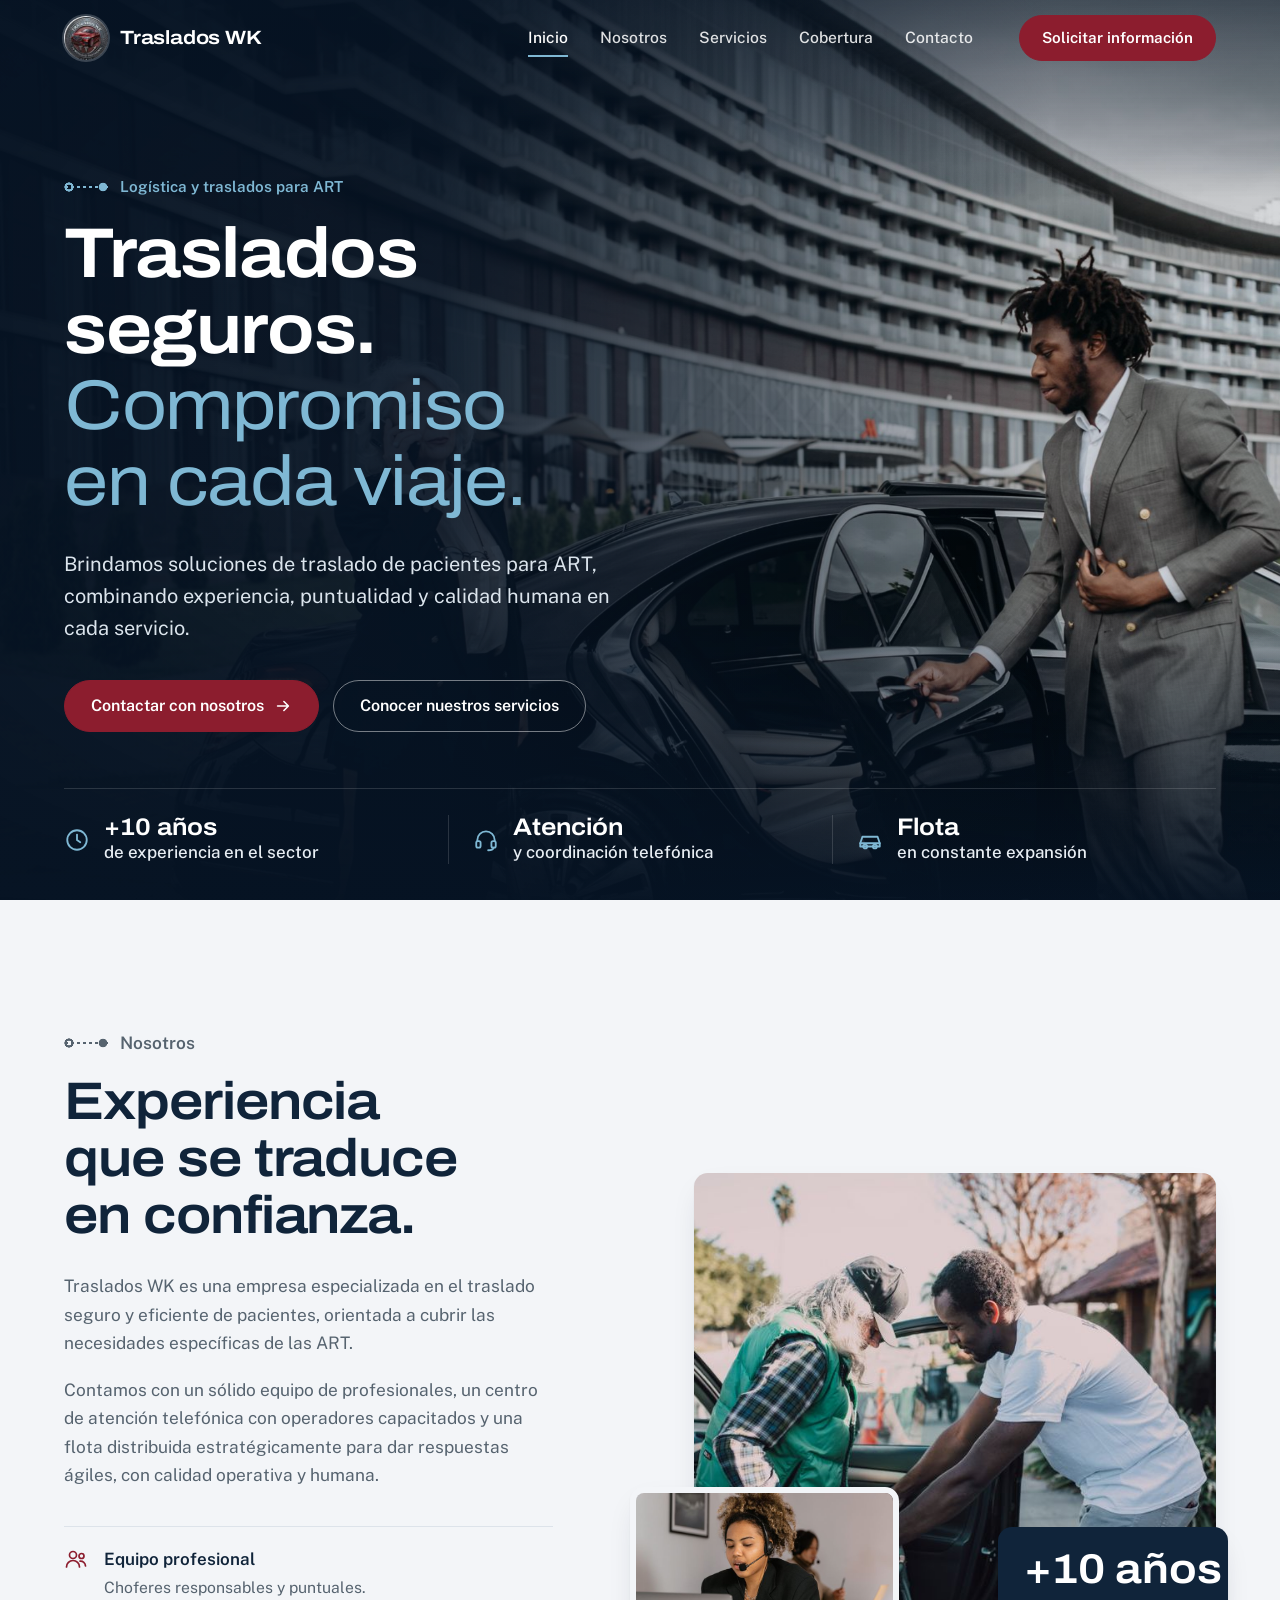
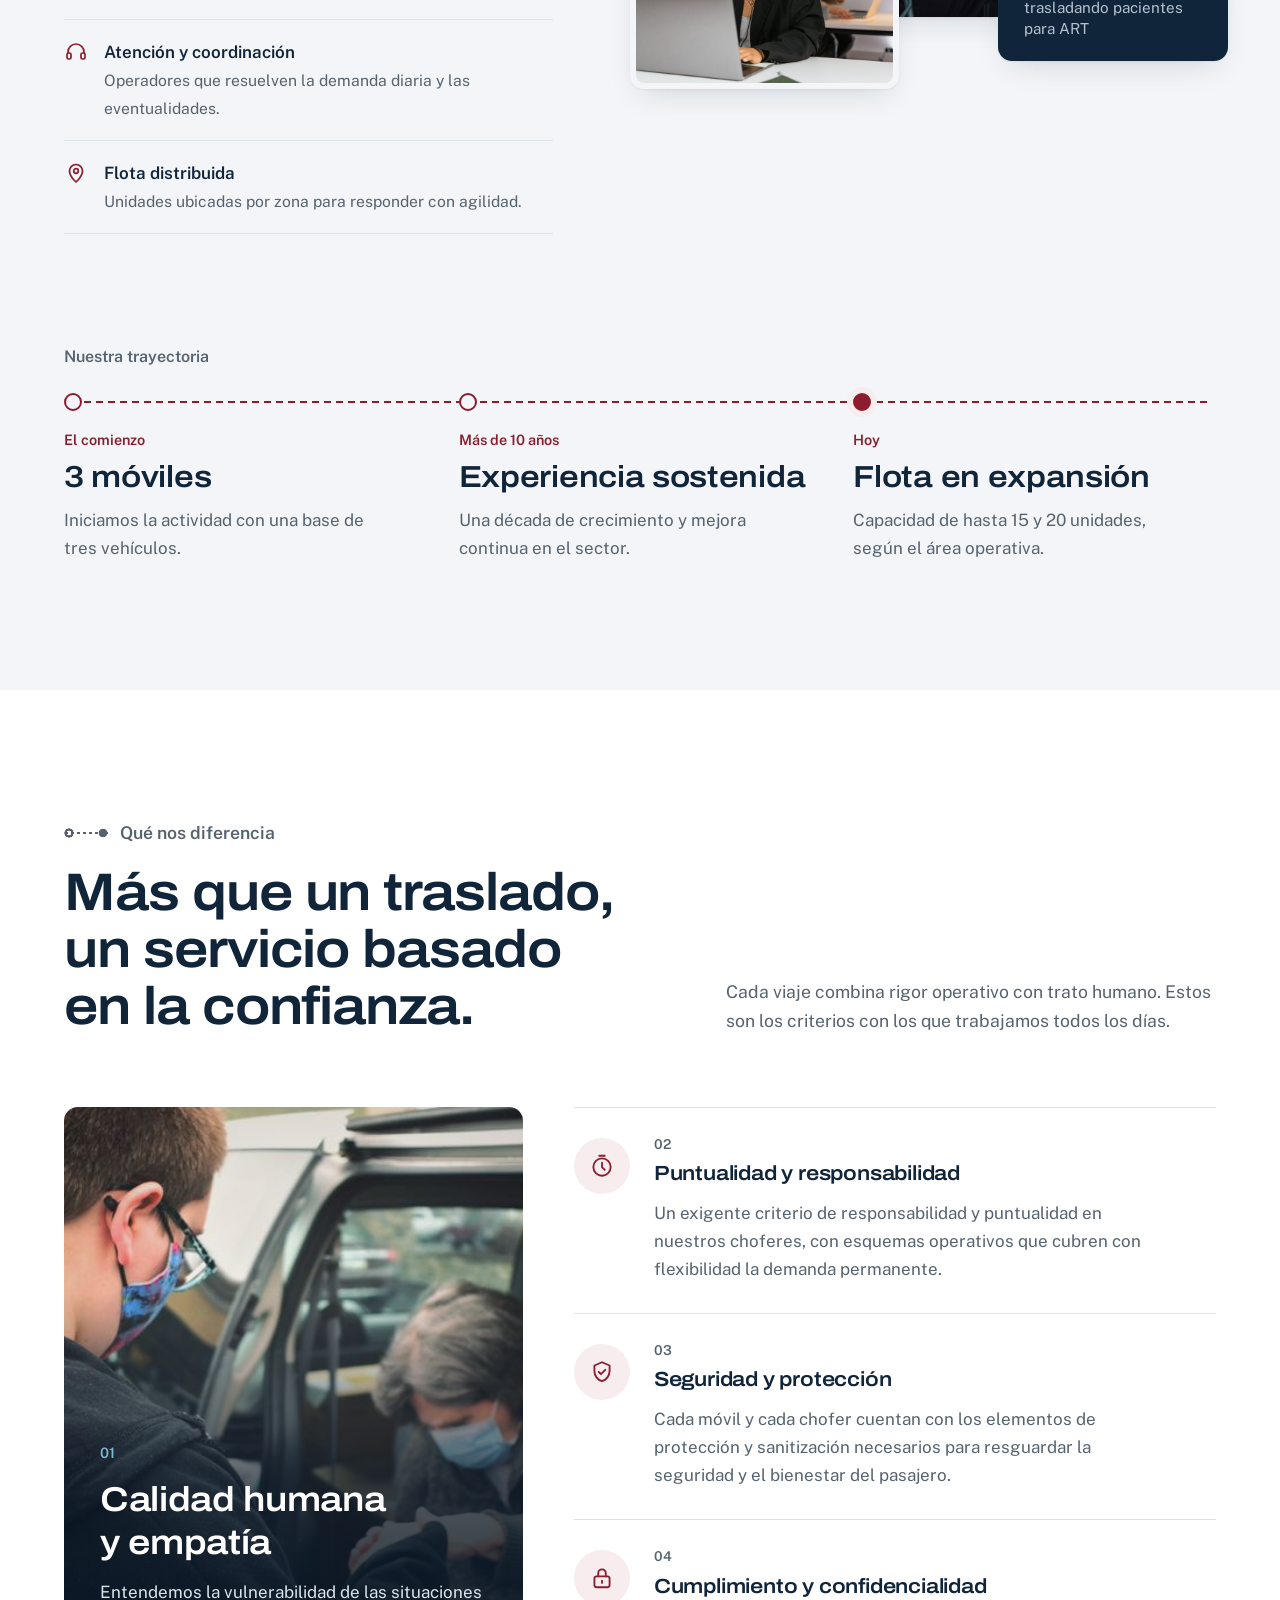
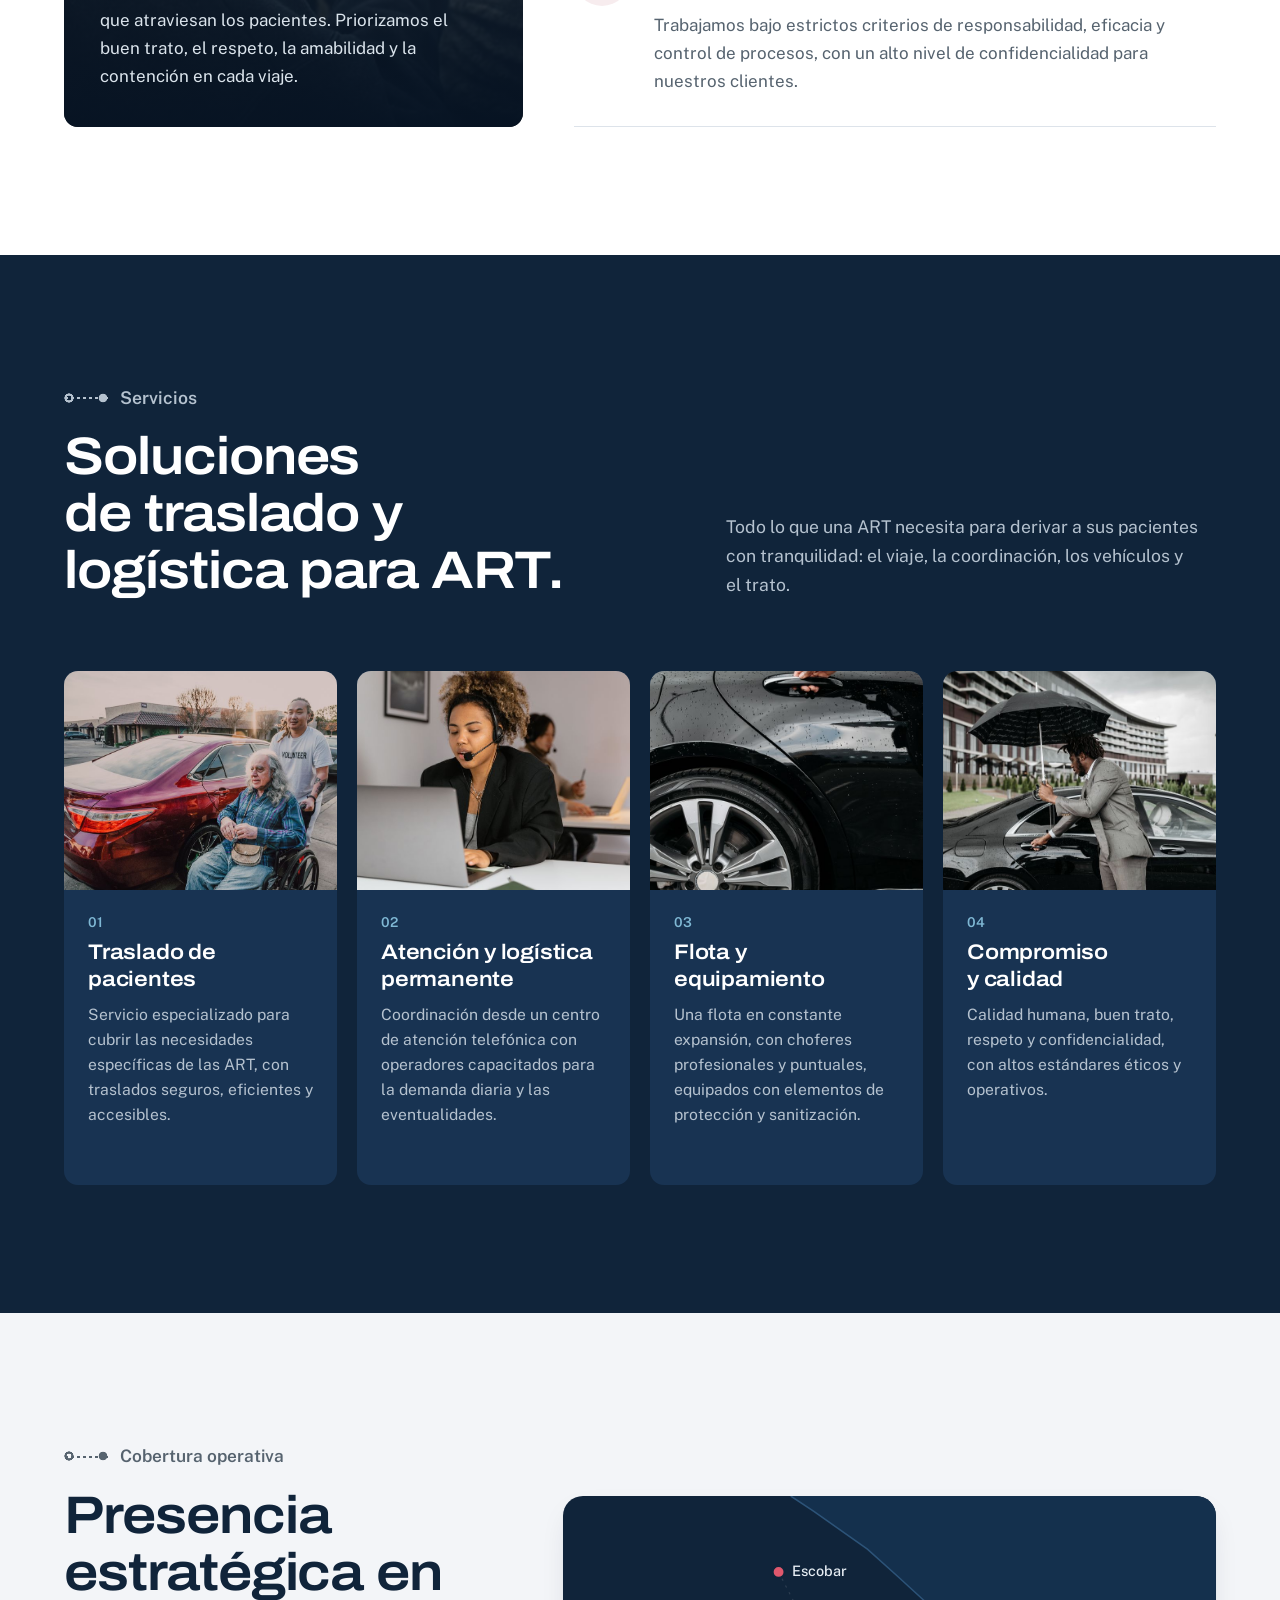
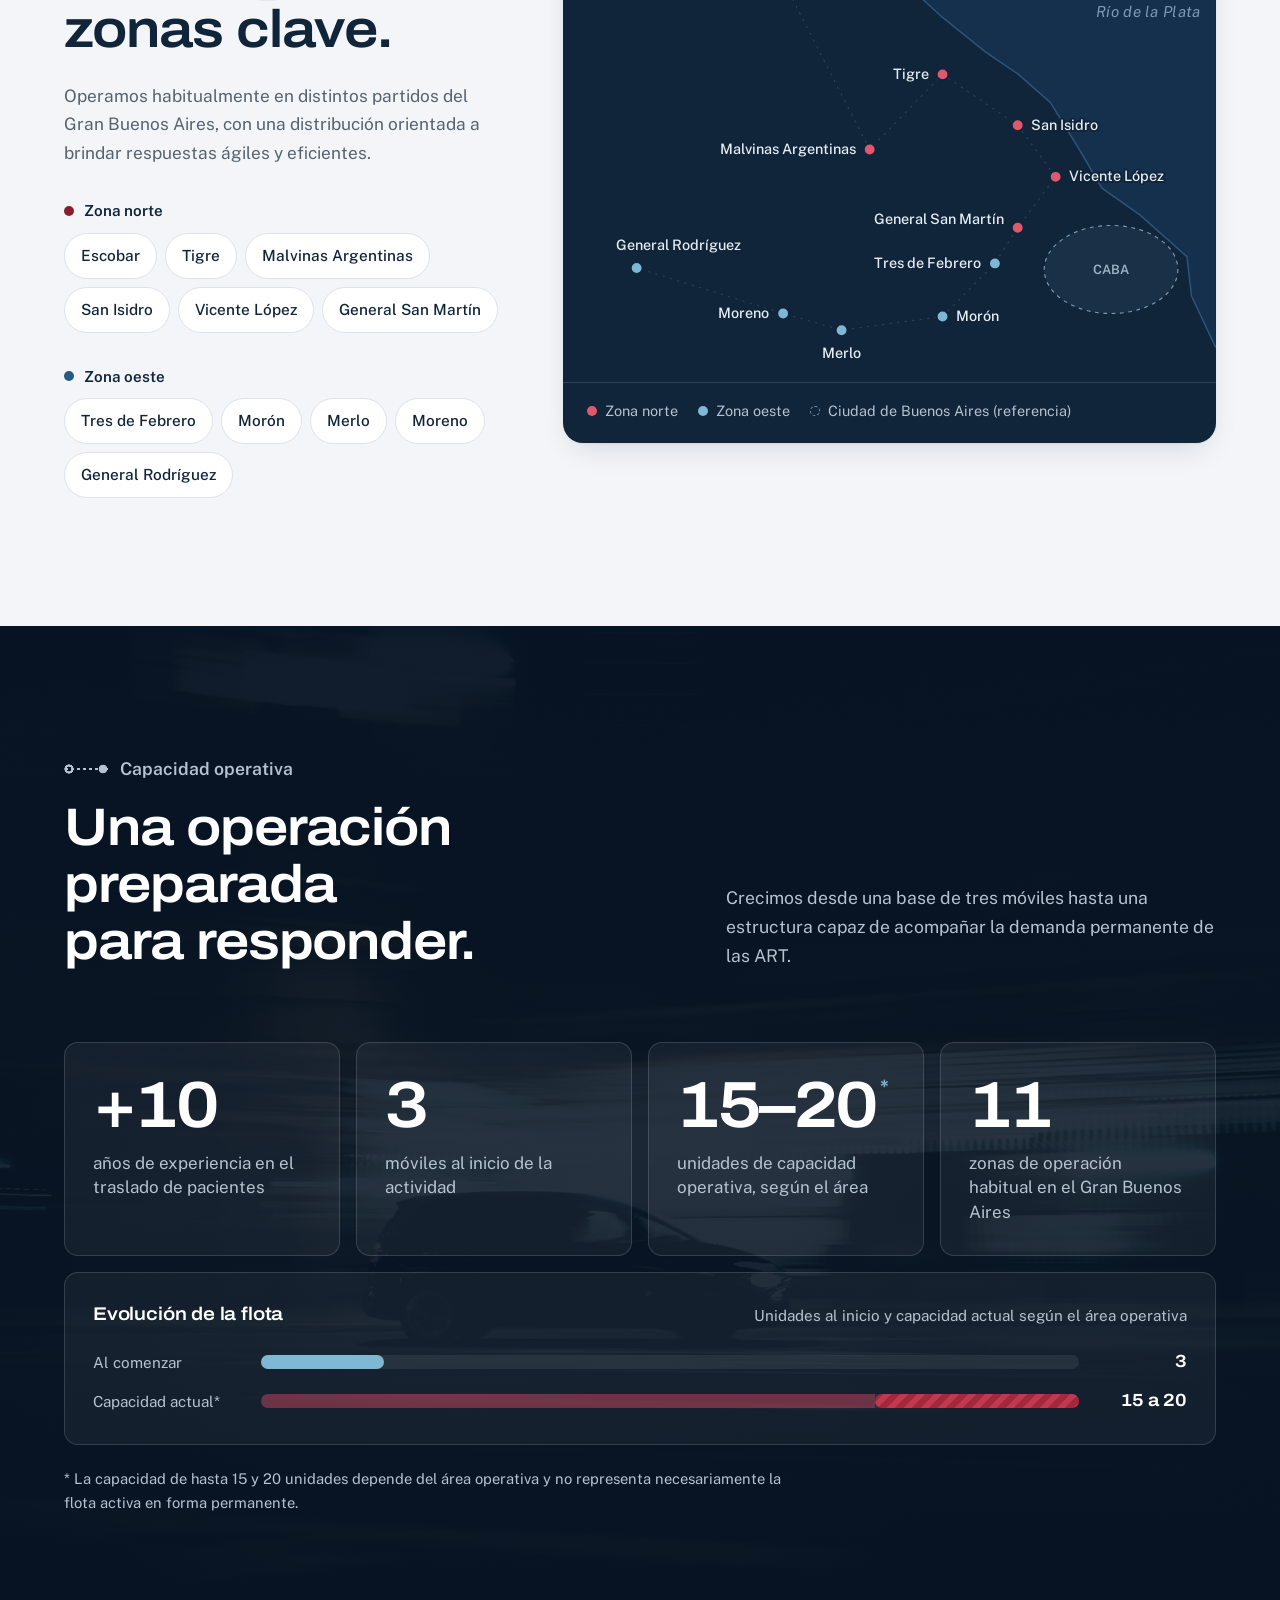
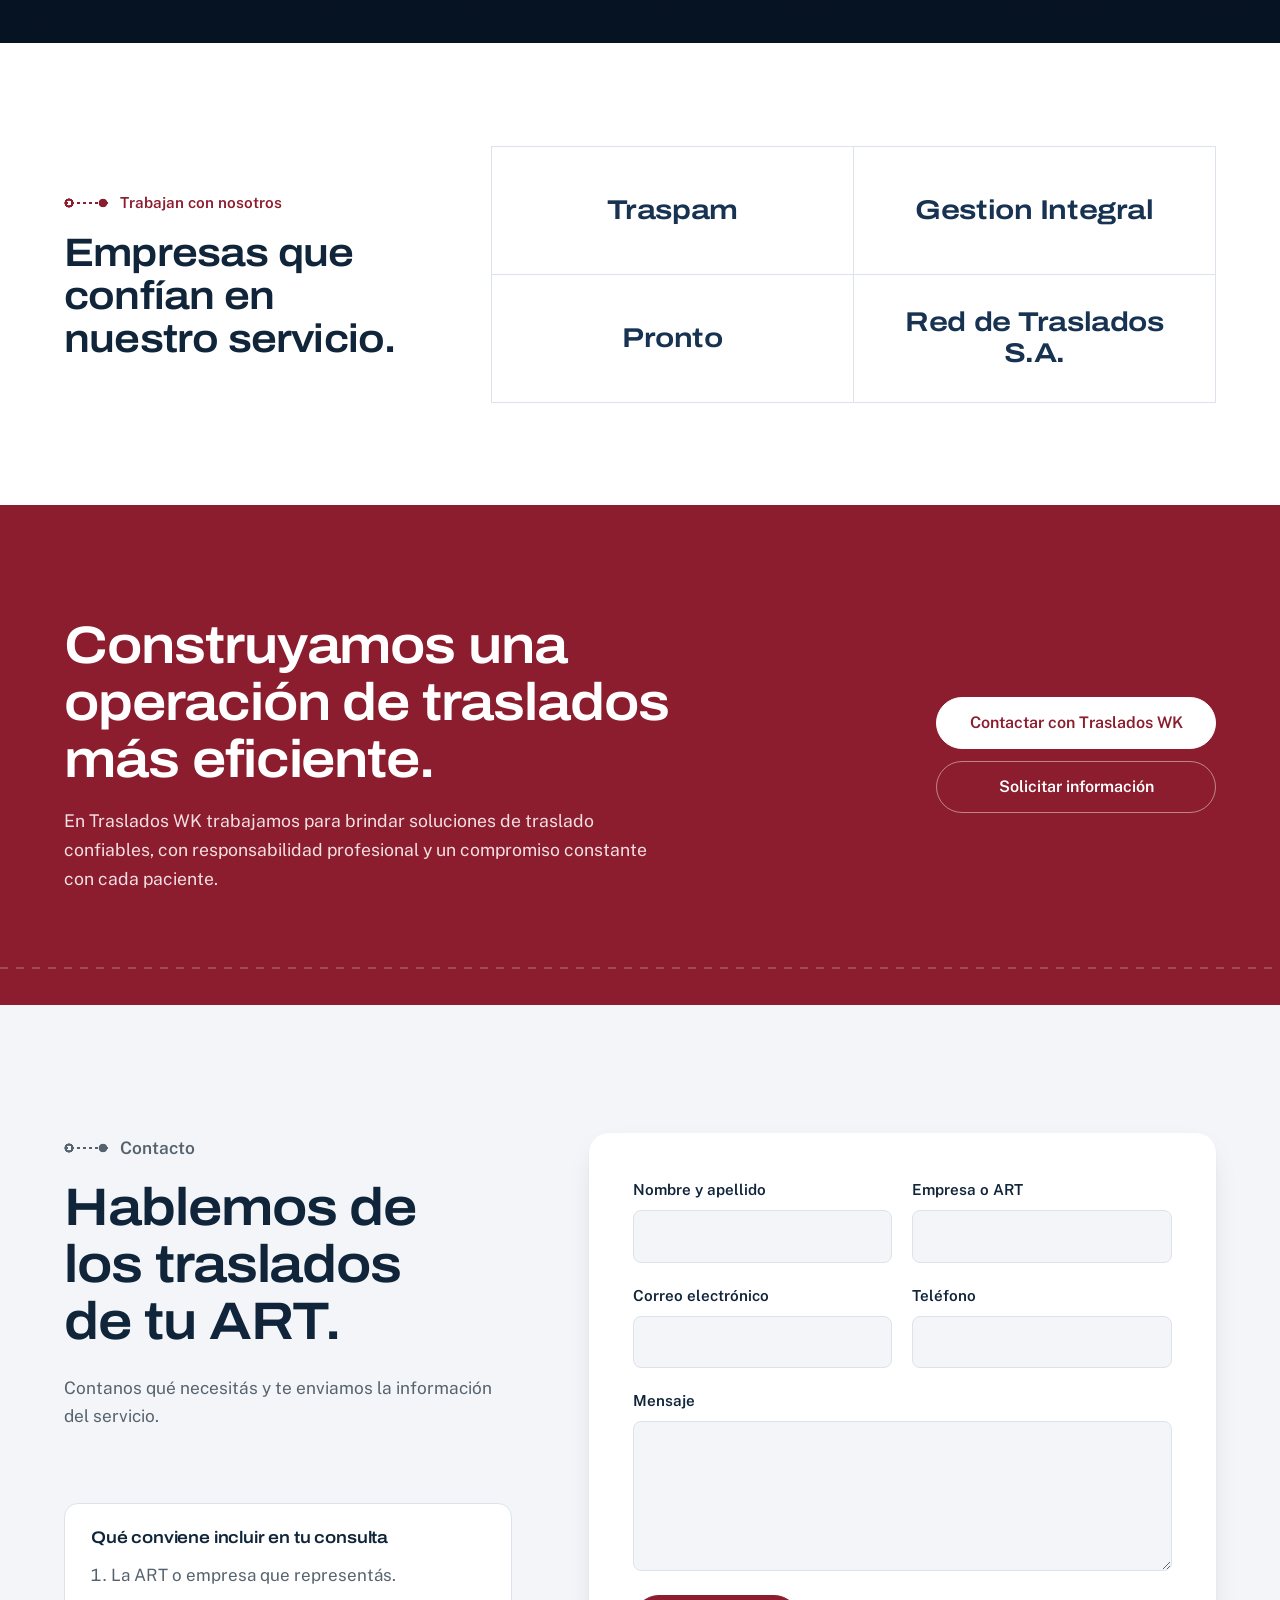
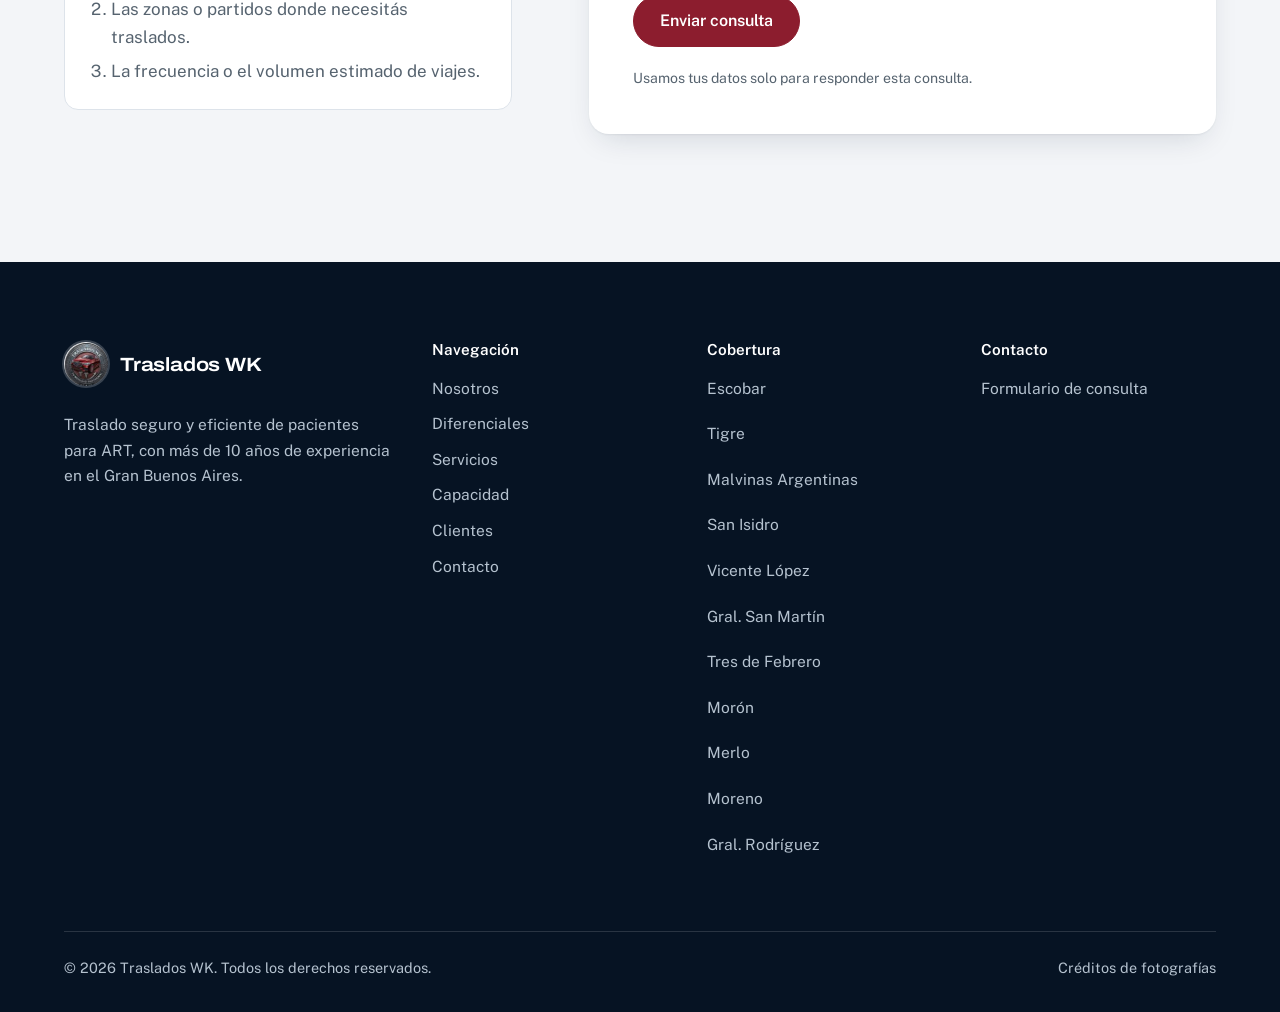
<file: index.html>
<!doctype html>
<html lang="es-AR">
<head>
<meta charset="utf-8">
<meta name="viewport" content="width=device-width, initial-scale=1, viewport-fit=cover">
<title>Traslados WK | Traslado de Pacientes y Logística para ART</title>
<meta name="description" content="Más de 10 años de experiencia en traslados de pacientes para ART. Soluciones de logística, atención coordinada y cobertura operativa en Gran Buenos Aires.">
<meta name="theme-color" content="#0a1b2e">
<meta property="og:type" content="website">
<meta property="og:locale" content="es_AR">
<meta property="og:site_name" content="Traslados WK">
<meta property="og:title" content="Traslados WK | Traslado de pacientes y logística para ART">
<meta property="og:description" content="Traslados seguros de pacientes para ART en 11 partidos del norte y oeste del Gran Buenos Aires, con coordinación telefónica permanente.">
<meta property="og:image" content="share.jpg">
<meta name="twitter:card" content="summary_large_image">
<!-- <link rel="canonical" href="https://DOMINIO/"> activar cuando exista el dominio; og:image también debe ser absoluta -->
<link rel="icon" href="assets/img/logo-wk-64.png" type="image/png">
<link rel="apple-touch-icon" href="assets/img/logo-wk-192.png">
<link rel="preconnect" href="https://fonts.googleapis.com">
<link rel="preconnect" href="https://fonts.gstatic.com" crossorigin>
<link href="https://fonts.googleapis.com/css2?family=Archivo:wdth,wght@100..125,400..700&family=Public+Sans:wght@400;500;600&display=swap" rel="stylesheet">
<link rel="preload" as="image" href="assets/img/v2/hero-2000.jpg" imagesrcset="assets/img/v2/hero-1000.jpg 1000w, assets/img/v2/hero-2000.jpg 2000w" imagesizes="100vw" fetchpriority="high">
<link rel="stylesheet" href="assets/css/styles.css">
<script>document.documentElement.classList.add('js')</script>
<script type="application/ld+json">
{ "@context": "https://schema.org", "@type": "LocalBusiness", "name": "Traslados WK",
  "description": "Traslado de pacientes y logística para Aseguradoras de Riesgos del Trabajo (ART).",
  "image": "share.jpg",
  "areaServed": ["Malvinas Argentinas","Tigre","General San Martín","Vicente López","San Isidro","Escobar","Merlo","Moreno","Morón","Tres de Febrero","General Rodríguez"] }
</script>
</head>
<body>
<a class="skip-link" href="#contenido">Ir al contenido</a>

<header class="header" id="header">
  <div class="wrap header__bar">
    <a class="brand" href="#inicio" aria-label="Traslados WK, ir al inicio"><img src="assets/img/logo-wk-96.jpg" alt="" width="44" height="44">Traslados WK</a>
    <nav class="nav" aria-label="Principal">
      <ul>
        <li><a href="#inicio">Inicio</a></li>
        <li><a href="#nosotros">Nosotros</a></li>
        <li><a href="#servicios">Servicios</a></li>
        <li><a href="#cobertura">Cobertura</a></li>
        <li><a href="#contacto">Contacto</a></li>
      </ul>
    </nav>
    <a class="btn header__cta" href="#contacto">Solicitar información</a>
    <button class="menu-btn" type="button" aria-expanded="false" aria-controls="sheet" aria-label="Abrir menú"><span></span></button>
  </div>
</header>

<div class="sheet" id="sheet" aria-label="Menú">
  <ul>
    <li><a href="#inicio">Inicio</a></li>
    <li><a href="#nosotros">Nosotros</a></li>
    <li><a href="#servicios">Servicios</a></li>
    <li><a href="#cobertura">Cobertura</a></li>
    <li><a href="#contacto">Contacto</a></li>
  </ul>
  <a class="btn" href="#contacto">Solicitar información</a>
  <p class="sheet__note">Traslado de pacientes para ART en el norte y oeste del Gran Buenos Aires.</p>
</div>

<main id="contenido">
  <!-- HERO. Foto provisoria (Pexels): reemplazar por un móvil de Traslados WK con su chofer. -->
  <section class="hero" id="inicio" aria-labelledby="hero-title">
    <div class="hero__media">
      <img src="assets/img/v2/hero-2000.jpg" srcset="assets/img/v2/hero-1000.jpg 1000w, assets/img/v2/hero-2000.jpg 2000w" sizes="100vw" width="2000" height="1335" alt="Chofer de traje abre la puerta trasera de un sedán negro a una pasajera" fetchpriority="high">
    </div>
    <div class="hero__inner">
      <div class="hero__content">
        <p class="label label--light enter" style="--i:0">Logística y traslados para ART</p>
        <h1 id="hero-title" class="enter" style="--i:1">Traslados seguros. <span class="soft">Compromiso en cada viaje.</span></h1>
        <p class="hero__lead enter" style="--i:2">Brindamos soluciones de traslado de pacientes para ART, combinando experiencia, puntualidad y calidad humana en cada servicio.</p>
        <div class="hero__actions enter" style="--i:3">
          <a class="btn" href="#contacto">Contactar con nosotros <svg viewBox="0 0 20 20" fill="none" stroke="currentColor" stroke-width="1.8" stroke-linecap="round" stroke-linejoin="round" aria-hidden="true"><path d="M4 10h11M11 5l5 5-5 5"/></svg></a>
          <a class="btn btn--ghost" href="#servicios">Conocer nuestros servicios</a>
        </div>
      </div>
      <ul class="trust enter" style="--i:4" aria-label="Por qué elegirnos">
        <li><svg viewBox="0 0 24 24" aria-hidden="true"><circle cx="12" cy="12" r="9"/><path d="M12 7v5l3 2"/></svg><span><strong>+10 años</strong>de experiencia en el sector</span></li>
        <li><svg viewBox="0 0 24 24" aria-hidden="true"><path d="M4 13v-1a8 8 0 0 1 16 0v1"/><rect x="3" y="13" width="4" height="6" rx="1.5"/><rect x="17" y="13" width="4" height="6" rx="1.5"/><path d="M19 19c0 1.5-2 2.5-5 2.5"/></svg><span><strong>Atención</strong>y coordinación telefónica</span></li>
        <li><svg viewBox="0 0 24 24" aria-hidden="true"><path d="M3 15l2-6h14l2 6v3H3z"/><circle cx="7.5" cy="18" r="1.8"/><circle cx="16.5" cy="18" r="1.8"/><path d="M3 15h18"/></svg><span><strong>Flota</strong>en constante expansión</span></li>
      </ul>
    </div>
  </section>

  <!-- NOSOTROS -->
  <section class="section section--light" id="nosotros" aria-labelledby="nosotros-title">
    <div class="wrap">
      <div class="about">
        <div class="about__text reveal">
          <p class="label">Nosotros</p>
          <h2 id="nosotros-title">Experiencia que se traduce en confianza.</h2>
          <p>Traslados WK es una empresa especializada en el traslado seguro y eficiente de pacientes, orientada a cubrir las necesidades específicas de las ART.</p>
          <p>Contamos con un sólido equipo de profesionales, un centro de atención telefónica con operadores capacitados y una flota distribuida estratégicamente para dar respuestas ágiles, con calidad operativa y humana.</p>
          <ul class="pillars-mini">
            <li><svg viewBox="0 0 24 24" aria-hidden="true"><circle cx="9" cy="8" r="3.5"/><path d="M2.5 20a6.5 6.5 0 0 1 13 0"/><circle cx="17.5" cy="9" r="2.5"/><path d="M16 14.2a5 5 0 0 1 5.5 4.8"/></svg><div><strong>Equipo profesional</strong><span>Choferes responsables y puntuales.</span></div></li>
            <li><svg viewBox="0 0 24 24" aria-hidden="true"><path d="M4 13v-1a8 8 0 0 1 16 0v1"/><rect x="3" y="13" width="4" height="6" rx="1.5"/><rect x="17" y="13" width="4" height="6" rx="1.5"/></svg><div><strong>Atención y coordinación</strong><span>Operadores que resuelven la demanda diaria y las eventualidades.</span></div></li>
            <li><svg viewBox="0 0 24 24" aria-hidden="true"><path d="M12 21s-6.5-6-6.5-11a6.5 6.5 0 0 1 13 0c0 5-6.5 11-6.5 11z"/><circle cx="12" cy="10" r="2.3"/></svg><div><strong>Flota distribuida</strong><span>Unidades ubicadas por zona para responder con agilidad.</span></div></li>
          </ul>
        </div>
        <!-- Fotos provisorias (Pexels): reemplazar por el equipo y el centro de atención propios -->
        <div class="collage reveal" style="--d:1">
          <div class="collage__main"><img src="assets/img/v2/asistencia-1400.jpg" srcset="assets/img/v2/asistencia-800.jpg 800w, assets/img/v2/asistencia-1400.jpg 1400w" sizes="(max-width: 960px) 100vw, 640px" width="1400" height="933" alt="Un acompañante ayuda a un hombre mayor con andador a bajar de un auto" loading="lazy" decoding="async"></div>
          <div class="collage__small"><img src="assets/img/v2/operadora-800.jpg" width="800" height="533" alt="Operadora con auricular coordinando servicios desde su computadora" loading="lazy" decoding="async"></div>
          <div class="collage__badge"><strong>+10 años</strong><span>trasladando pacientes para ART</span></div>
        </div>
      </div>

      <div class="timeline reveal" data-observe>
        <p class="timeline__title">Nuestra trayectoria</p>
        <ol>
          <li><span class="when">El comienzo</span><h3>3 móviles</h3><p>Iniciamos la actividad con una base de tres vehículos.</p></li>
          <li><span class="when">Más de 10 años</span><h3>Experiencia sostenida</h3><p>Una década de crecimiento y mejora continua en el sector.</p></li>
          <li><span class="when">Hoy</span><h3>Flota en expansión</h3><p>Capacidad de hasta 15 y 20 unidades, según el área operativa.</p></li>
        </ol>
      </div>
    </div>
  </section>

  <!-- DIFERENCIALES -->
  <section class="section section--white" id="diferenciales" aria-labelledby="dif-title">
    <div class="wrap">
      <div class="section-head reveal">
        <div><p class="label">Qué nos diferencia</p><h2 id="dif-title">Más que un traslado, un servicio basado en la confianza.</h2></div>
        <p>Cada viaje combina rigor operativo con trato humano. Estos son los criterios con los que trabajamos todos los días.</p>
      </div>
      <div class="diff">
        <!-- Foto provisoria (Pexels): reemplazar por un chofer de Traslados WK asistiendo a un pasajero -->
        <article class="feature reveal">
          <img src="assets/img/v2/cuidado-1400.jpg" srcset="assets/img/v2/cuidado-800.jpg 800w, assets/img/v2/cuidado-1400.jpg 1400w" sizes="(max-width: 960px) 100vw, 520px" width="1400" height="933" alt="Una persona con barbijo asiste a una pasajera sentada en el asiento de un auto" loading="lazy" decoding="async">
          <div class="feature__body">
            <span class="feature__num">01</span>
            <h3>Calidad humana y empatía</h3>
            <p>Entendemos la vulnerabilidad de las situaciones que atraviesan los pacientes. Priorizamos el buen trato, el respeto, la amabilidad y la contención en cada viaje.</p>
          </div>
        </article>
        <ul class="diff__list">
          <li class="diff__item reveal" style="--d:1">
            <span class="diff__icon" aria-hidden="true"><svg viewBox="0 0 24 24"><circle cx="12" cy="13" r="8"/><path d="M12 9v4l2.5 2.5M9.5 2.5h5"/></svg></span>
            <span class="diff__num">02</span>
            <h3>Puntualidad y responsabilidad</h3>
            <p>Un exigente criterio de responsabilidad y puntualidad en nuestros choferes, con esquemas operativos que cubren con flexibilidad la demanda permanente.</p>
          </li>
          <li class="diff__item reveal" style="--d:2">
            <span class="diff__icon" aria-hidden="true"><svg viewBox="0 0 24 24"><path d="M12 3 5 6v5c0 4.5 3 8.3 7 9.5 4-1.2 7-5 7-9.5V6z"/><path d="m9 12 2 2 4-4"/></svg></span>
            <span class="diff__num">03</span>
            <h3>Seguridad y protección</h3>
            <p>Cada móvil y cada chofer cuentan con los elementos de protección y sanitización necesarios para resguardar la seguridad y el bienestar del pasajero.</p>
          </li>
          <li class="diff__item reveal" style="--d:3">
            <span class="diff__icon" aria-hidden="true"><svg viewBox="0 0 24 24"><rect x="5" y="10.5" width="14" height="10" rx="2"/><path d="M8.5 10.5v-3a3.5 3.5 0 0 1 7 0v3M12 14.5v2"/></svg></span>
            <span class="diff__num">04</span>
            <h3>Cumplimiento y confidencialidad</h3>
            <p>Trabajamos bajo estrictos criterios de responsabilidad, eficacia y control de procesos, con un alto nivel de confidencialidad para nuestros clientes.</p>
          </li>
        </ul>
      </div>
    </div>
  </section>

  <!-- SERVICIOS -->
  <section class="section section--dark on-dark" id="servicios" aria-labelledby="serv-title">
    <div class="wrap">
      <div class="section-head reveal">
        <div><p class="label">Servicios</p><h2 id="serv-title">Soluciones de traslado y logística para ART.</h2></div>
        <p>Todo lo que una ART necesita para derivar a sus pacientes con tranquilidad: el viaje, la coordinación, los vehículos y el trato.</p>
      </div>
      <!-- Fotos provisorias (Pexels): reemplazar por material propio -->
      <ul class="services">
        <li class="service reveal">
          <div class="service__media"><img src="assets/img/v2/silla-800.jpg" width="800" height="533" alt="Un acompañante junto a un hombre mayor en silla de ruedas, al lado de un auto" loading="lazy" decoding="async"></div>
          <div class="service__body"><span class="service__num">01</span><h3>Traslado de pacientes</h3><p>Servicio especializado para cubrir las necesidades específicas de las ART, con traslados seguros, eficientes y accesibles.</p></div>
        </li>
        <li class="service reveal" style="--d:1">
          <div class="service__media"><img src="assets/img/v2/operadora-800.jpg" width="800" height="533" alt="Operadora con auricular atendiendo llamadas frente a una computadora" loading="lazy" decoding="async" style="object-position: 45% 40%"></div>
          <div class="service__body"><span class="service__num">02</span><h3>Atención y logística permanente</h3><p>Coordinación desde un centro de atención telefónica con operadores capacitados para la demanda diaria y las eventualidades.</p></div>
        </li>
        <li class="service reveal" style="--d:2">
          <div class="service__media"><img src="assets/img/v2/puerta-700.jpg" width="700" height="1049" alt="Mano abriendo la puerta de un auto negro" loading="lazy" decoding="async" style="object-position: 50% 55%"></div>
          <div class="service__body"><span class="service__num">03</span><h3>Flota y equipamiento</h3><p>Una flota en constante expansión, con choferes profesionales y puntuales, equipados con elementos de protección y sanitización.</p></div>
        </li>
        <li class="service reveal" style="--d:3">
          <div class="service__media"><img src="assets/img/v2/paraguas-800.jpg" width="800" height="533" alt="Chofer con paraguas abre la puerta de un auto negro" loading="lazy" decoding="async" style="object-position: 70% 50%"></div>
          <div class="service__body"><span class="service__num">04</span><h3>Compromiso y calidad</h3><p>Calidad humana, buen trato, respeto y confidencialidad, con altos estándares éticos y operativos.</p></div>
        </li>
      </ul>
    </div>
  </section>

  <!-- COBERTURA: posiciones relativas reales de la cabecera de cada partido; costa estilizada; sin límites políticos -->
  <section class="section section--light" id="cobertura" aria-labelledby="cob-title">
    <div class="wrap coverage">
      <div class="coverage__text reveal">
        <p class="label">Cobertura operativa</p>
        <h2 id="cob-title">Presencia estratégica en zonas clave.</h2>
        <p>Operamos habitualmente en distintos partidos del Gran Buenos Aires, con una distribución orientada a brindar respuestas ágiles y eficientes.</p>
        <div class="zone-group">
          <h3><i aria-hidden="true"></i>Zona norte</h3>
          <ul class="chips">
            <li><button class="chip" type="button" data-zone="escobar">Escobar</button></li>
            <li><button class="chip" type="button" data-zone="tigre">Tigre</button></li>
            <li><button class="chip" type="button" data-zone="malvinas">Malvinas Argentinas</button></li>
            <li><button class="chip" type="button" data-zone="sanisidro">San Isidro</button></li>
            <li><button class="chip" type="button" data-zone="vlopez">Vicente López</button></li>
            <li><button class="chip" type="button" data-zone="sanmartin">General San Martín</button></li>
          </ul>
        </div>
        <div class="zone-group zone-group--oeste">
          <h3><i aria-hidden="true"></i>Zona oeste</h3>
          <ul class="chips">
            <li><button class="chip" type="button" data-zone="tresfeb">Tres de Febrero</button></li>
            <li><button class="chip" type="button" data-zone="moron">Morón</button></li>
            <li><button class="chip" type="button" data-zone="merlo">Merlo</button></li>
            <li><button class="chip" type="button" data-zone="moreno">Moreno</button></li>
            <li><button class="chip" type="button" data-zone="grodriguez">General Rodríguez</button></li>
          </ul>
        </div>
      </div>
      <figure class="map reveal" style="--d:1" data-observe>
        <svg viewBox="0 0 860 640" role="img" aria-labelledby="map-title">
          <title id="map-title">Mapa esquemático de los partidos de operación habitual: Escobar, Tigre, Malvinas Argentinas, San Isidro, Vicente López, General San Martín, Tres de Febrero, Morón, Merlo, Moreno y General Rodríguez</title>
          <path class="water" d="M300 0 L330 20 L401 70 L440 105 L500 160 L556 205 L600 235 L642 272 L679 332 L710 385 L760 420 L822 475 L828 527 L860 595 L860 0 Z"/>
          <path class="coast" d="M300 0 L330 20 L401 70 L440 105 L500 160 L556 205 L600 235 L642 272 L679 332 L710 385 L760 420 L822 475 L828 527 L860 595"/>
          <text class="water-label" x="840" y="160" text-anchor="end">Río de la Plata</text>
          <ellipse class="caba" cx="722" cy="492" rx="88" ry="58"/>
          <text class="caba-label" x="722" y="498" text-anchor="middle">CABA</text>
          <path class="route" d="M284 100 L404 334 L500 235 L599 302 L649 370 L599 437 L569 484 L500 554 L367 572 L290 550 L97 490"/>
          <g class="pt pt--norte" data-zone="escobar" style="--n:0"><circle class="halo" cx="284" cy="100" r="12"/><circle class="dot" cx="284" cy="100" r="8"/><text x="302" y="106">Escobar</text></g>
          <g class="pt pt--norte" data-zone="tigre" style="--n:1"><circle class="halo" cx="500" cy="235" r="12"/><circle class="dot" cx="500" cy="235" r="8"/><text x="482" y="241" text-anchor="end">Tigre</text></g>
          <g class="pt pt--norte" data-zone="malvinas" style="--n:2"><circle class="halo" cx="404" cy="334" r="12"/><circle class="dot" cx="404" cy="334" r="8"/><text x="386" y="340" text-anchor="end">Malvinas Argentinas</text></g>
          <g class="pt pt--norte" data-zone="sanisidro" style="--n:3"><circle class="halo" cx="599" cy="302" r="12"/><circle class="dot" cx="599" cy="302" r="8"/><text x="617" y="308">San Isidro</text></g>
          <g class="pt pt--norte" data-zone="vlopez" style="--n:4"><circle class="halo" cx="649" cy="370" r="12"/><circle class="dot" cx="649" cy="370" r="8"/><text x="667" y="376">Vicente López</text></g>
          <g class="pt pt--norte" data-zone="sanmartin" style="--n:5"><circle class="halo" cx="599" cy="437" r="12"/><circle class="dot" cx="599" cy="437" r="8"/><text x="581" y="432" text-anchor="end">General San Martín</text></g>
          <g class="pt pt--oeste" data-zone="tresfeb" style="--n:6"><circle class="halo" cx="569" cy="484" r="12"/><circle class="dot" cx="569" cy="484" r="8"/><text x="551" y="490" text-anchor="end">Tres de Febrero</text></g>
          <g class="pt pt--oeste" data-zone="moron" style="--n:7"><circle class="halo" cx="500" cy="554" r="12"/><circle class="dot" cx="500" cy="554" r="8"/><text x="518" y="560">Morón</text></g>
          <g class="pt pt--oeste" data-zone="merlo" style="--n:8"><circle class="halo" cx="367" cy="572" r="12"/><circle class="dot" cx="367" cy="572" r="8"/><text x="367" y="608" text-anchor="middle">Merlo</text></g>
          <g class="pt pt--oeste" data-zone="moreno" style="--n:9"><circle class="halo" cx="290" cy="550" r="12"/><circle class="dot" cx="290" cy="550" r="8"/><text x="272" y="556" text-anchor="end">Moreno</text></g>
          <g class="pt pt--oeste" data-zone="grodriguez" style="--n:10"><circle class="halo" cx="97" cy="490" r="12"/><circle class="dot" cx="97" cy="490" r="8"/><text x="70" y="466">General Rodríguez</text></g>
        </svg>
        <figcaption class="map__legend"><span><i></i>Zona norte</span><span><i></i>Zona oeste</span><span><i></i>Ciudad de Buenos Aires (referencia)</span></figcaption>
      </figure>
    </div>
  </section>

  <!-- CAPACIDAD: datos del brief; foto de fondo provisoria (Pexels) -->
  <section class="section capacity on-dark" id="capacidad" aria-labelledby="cap-title">
    <img class="capacity__bg" src="assets/img/v2/noche-1000.jpg" srcset="assets/img/v2/noche-1000.jpg 1000w, assets/img/v2/noche-2000.jpg 2000w" sizes="100vw" width="2000" height="1333" alt="" loading="lazy" decoding="async">
    <div class="wrap">
      <div class="section-head reveal">
        <div><p class="label">Capacidad operativa</p><h2 id="cap-title">Una operación preparada para responder.</h2></div>
        <p>Crecimos desde una base de tres móviles hasta una estructura capaz de acompañar la demanda permanente de las ART.</p>
      </div>
      <dl class="stats">
        <div class="stat reveal"><dt>años de experiencia en el traslado de pacientes</dt><dd>+<span data-count="10">10</span></dd></div>
        <div class="stat reveal" style="--d:1"><dt>móviles al inicio de la actividad</dt><dd><span data-count="3">3</span></dd></div>
        <div class="stat reveal" style="--d:2"><dt>unidades de capacidad operativa, según el área</dt><dd><span data-count="15">15</span>–<span data-count="20">20</span><sup>*</sup></dd></div>
        <div class="stat reveal" style="--d:3"><dt>zonas de operación habitual en el Gran Buenos Aires</dt><dd><span data-count="11">11</span></dd></div>
      </dl>
      <div class="growth reveal" data-observe>
        <div class="growth__head"><h3>Evolución de la flota</h3><p>Unidades al inicio y capacidad actual según el área operativa</p></div>
        <div class="bars">
          <div class="bar"><span class="bar__name">Al comenzar</span><span class="bar__track"><span class="bar__fill" style="--w: 15%"></span></span><span class="bar__value">3</span></div>
          <div class="bar"><span class="bar__name">Capacidad actual*</span><span class="bar__track"><span class="bar__range-base" style="--from: 75%"></span><span class="bar__range" style="--from: 75%; --to: 100%"></span></span><span class="bar__value">15 a 20</span></div>
        </div>
      </div>
      <p class="capacity__note">* La capacidad de hasta 15 y 20 unidades depende del área operativa y no representa necesariamente la flota activa en forma permanente.</p>
    </div>
  </section>

  <!-- CLIENTES: nombres provistos por la empresa; sin logos hasta recibir los archivos oficiales -->
  <section class="section section--white clients" id="clientes" aria-labelledby="clients-title">
    <div class="wrap clients__inner">
      <div class="clients__head reveal">
        <p class="label">Trabajan con nosotros</p>
        <h2 id="clients-title">Empresas que confían en nuestro servicio.</h2>
      </div>
      <ul class="clients__list">
        <li class="reveal"><span>Traspam</span></li>
        <li class="reveal" style="--d:1"><span>Gestion Integral</span></li>
        <li class="reveal" style="--d:2"><span>Pronto</span></li>
        <li class="reveal" style="--d:3"><span>Red de Traslados S.A.</span></li>
      </ul>
    </div>
  </section>

  <!-- CTA -->
  <section class="cta" aria-labelledby="cta-title">
    <div class="wrap cta__inner reveal">
      <div>
        <h2 id="cta-title">Construyamos una operación de traslados más eficiente.</h2>
        <p>En Traslados WK trabajamos para brindar soluciones de traslado confiables, con responsabilidad profesional y un compromiso constante con cada paciente.</p>
      </div>
      <div class="cta__actions">
        <a class="btn btn--white" href="#contacto">Contactar con Traslados WK</a>
        <a class="btn btn--ghost" href="#contacto" data-cta-secondary>Solicitar información</a>
      </div>
    </div>
  </section>

  <!-- CONTACTO -->
  <section class="section section--light" id="contacto" aria-labelledby="contact-title">
    <div class="wrap contact">
      <div class="contact__text reveal">
        <p class="label">Contacto</p>
        <h2 id="contact-title">Hablemos de los traslados de tu ART.</h2>
        <p>Contanos qué necesitás y te enviamos la información del servicio.</p>
        <!-- Cada dato aparece solo cuando se completa en assets/js/site-config.js -->
        <ul class="contact__list">
          <li data-contact="phone" hidden><span class="ico"><svg viewBox="0 0 24 24" aria-hidden="true"><path d="M5 3h4l2 5-2.5 1.5a11 11 0 0 0 6 6L16 13l5 2v4a2 2 0 0 1-2 2A16 16 0 0 1 3 5a2 2 0 0 1 2-2"/></svg></span><span><small>Teléfono</small><a href="#contacto" data-contact-link><span data-contact-text></span></a></span></li>
          <li data-contact="whatsapp" hidden><span class="ico"><svg viewBox="0 0 24 24" aria-hidden="true"><path d="M3.5 20.5l1.3-4.2A8.5 8.5 0 1 1 8 19.4z"/><path d="M9 9.5c.3 2.2 2.4 4.4 4.7 4.8l1.1-1.2 2 .9c-.2 1.3-1.1 2-2.4 2-3.3 0-6.6-3.3-6.6-6.6 0-1.3.7-2.2 2-2.4l.9 2z"/></svg></span><span><small>WhatsApp</small><a href="#contacto" data-contact-link target="_blank" rel="noopener">Escribinos por WhatsApp</a></span></li>
          <li data-contact="email" hidden><span class="ico"><svg viewBox="0 0 24 24" aria-hidden="true"><rect x="3" y="5" width="18" height="14" rx="2"/><path d="m3.5 6 8.5 7 8.5-7"/></svg></span><span><small>Correo electrónico</small><a href="#contacto" data-contact-link><span data-contact-text></span></a></span></li>
          <li data-contact="address" hidden><span class="ico"><svg viewBox="0 0 24 24" aria-hidden="true"><path d="M12 21s-6.5-6-6.5-11a6.5 6.5 0 0 1 13 0c0 5-6.5 11-6.5 11z"/><circle cx="12" cy="10" r="2.3"/></svg></span><span><small>Base operativa</small><span data-contact-text></span></span></li>
        </ul>
        <div class="contact__steps">
          <h3>Qué conviene incluir en tu consulta</h3>
          <ol>
            <li>La ART o empresa que representás.</li>
            <li>Las zonas o partidos donde necesitás traslados.</li>
            <li>La frecuencia o el volumen estimado de viajes.</li>
          </ol>
        </div>
      </div>
      <form class="form reveal" style="--d:1" id="contact-form" novalidate>
        <div class="field"><label for="f-name">Nombre y apellido</label>
          <input id="f-name" name="nombre" type="text" autocomplete="name" required minlength="3" aria-describedby="e-name">
          <p class="field__error" id="e-name">Ingresá tu nombre y apellido.</p></div>
        <div class="field"><label for="f-company">Empresa o ART</label>
          <input id="f-company" name="empresa" type="text" autocomplete="organization" required minlength="2" aria-describedby="e-company">
          <p class="field__error" id="e-company">Ingresá el nombre de la empresa o ART.</p></div>
        <div class="field"><label for="f-email">Correo electrónico</label>
          <input id="f-email" name="email" type="email" autocomplete="email" inputmode="email" required aria-describedby="e-email">
          <p class="field__error" id="e-email">Ingresá un correo válido, por ejemplo nombre@empresa.com.ar.</p></div>
        <div class="field"><label for="f-phone">Teléfono</label>
          <input id="f-phone" name="telefono" type="tel" autocomplete="tel" inputmode="tel" required aria-describedby="e-phone">
          <p class="field__error" id="e-phone">Ingresá un teléfono con código de área (al menos 8 números).</p></div>
        <div class="field field--full"><label for="f-msg">Mensaje</label>
          <textarea id="f-msg" name="mensaje" rows="5" required minlength="10" aria-describedby="e-msg"></textarea>
          <p class="field__error" id="e-msg">Contanos en al menos 10 caracteres qué traslados necesitás.</p></div>
        <div class="form__foot">
          <button class="btn" type="submit"><span class="spinner" aria-hidden="true"></span><span class="btn__label">Enviar consulta</span></button>
          <p class="form__status" role="status" aria-live="polite"></p>
        </div>
        <p class="form__privacy">Usamos tus datos solo para responder esta consulta.</p>
      </form>
    </div>
  </section>
</main>

<footer class="footer">
  <div class="wrap">
    <div class="footer__grid">
      <div class="footer__about">
        <a class="brand" href="#inicio"><img src="assets/img/logo-wk-96.jpg" alt="" width="44" height="44" loading="lazy">Traslados WK</a>
        <p>Traslado seguro y eficiente de pacientes para ART, con más de 10 años de experiencia en el Gran Buenos Aires.</p>
      </div>
      <div>
        <h3>Navegación</h3>
        <ul><li><a href="#nosotros">Nosotros</a></li><li><a href="#diferenciales">Diferenciales</a></li><li><a href="#servicios">Servicios</a></li><li><a href="#capacidad">Capacidad</a></li><li><a href="#clientes">Clientes</a></li><li><a href="#contacto">Contacto</a></li></ul>
      </div>
      <div>
        <h3>Cobertura</h3>
        <ul class="footer__zones"><li>Escobar</li><li>Tigre</li><li>Malvinas Argentinas</li><li>San Isidro</li><li>Vicente López</li><li>Gral. San Martín</li><li>Tres de Febrero</li><li>Morón</li><li>Merlo</li><li>Moreno</li><li>Gral. Rodríguez</li></ul>
      </div>
      <div>
        <h3>Contacto</h3>
        <ul>
          <li><a href="#contacto">Formulario de consulta</a></li>
          <li data-contact="phone" hidden><a href="#contacto" data-contact-link><span data-contact-text></span></a></li>
          <li data-contact="whatsapp" hidden><a href="#contacto" data-contact-link target="_blank" rel="noopener">WhatsApp</a></li>
          <li data-contact="email" hidden><a href="#contacto" data-contact-link><span data-contact-text></span></a></li>
        </ul>
      </div>
    </div>
    <div class="footer__bottom">
      <span>© <span data-year>2026</span> Traslados WK. Todos los derechos reservados.</span>
      <a href="creditos.html">Créditos de fotografías</a>
    </div>
  </div>
</footer>

<a class="wa-float" data-contact="whatsapp" data-contact-link href="#contacto" target="_blank" rel="noopener" aria-label="Escribir por WhatsApp" hidden><svg viewBox="0 0 32 32" aria-hidden="true"><path d="M16 3a13 13 0 0 0-11.2 19.6L3 29l6.6-1.7A13 13 0 1 0 16 3zm0 23.6c-2 0-4-.5-5.7-1.6l-.4-.2-3.9 1 1-3.8-.2-.4A10.6 10.6 0 1 1 16 26.6zm5.8-7.9c-.3-.2-1.9-.9-2.2-1-.3-.1-.5-.2-.7.2l-1 1.2c-.2.2-.4.2-.7.1a8.7 8.7 0 0 1-4.3-3.8c-.3-.6.3-.5.9-1.7.1-.2 0-.4 0-.6l-1-2.4c-.3-.6-.5-.5-.7-.5h-.6c-.2 0-.6.1-.9.4-.3.3-1.2 1.1-1.2 2.8s1.2 3.2 1.4 3.5c.2.2 2.3 3.6 5.7 5 2.1.9 3 1 4 .8.7-.1 1.9-.8 2.2-1.5.3-.8.3-1.4.2-1.5l-.6-.3z"/></svg></a>

<script type="module" src="assets/js/main.js"></script>
</body>
</html>
</file>
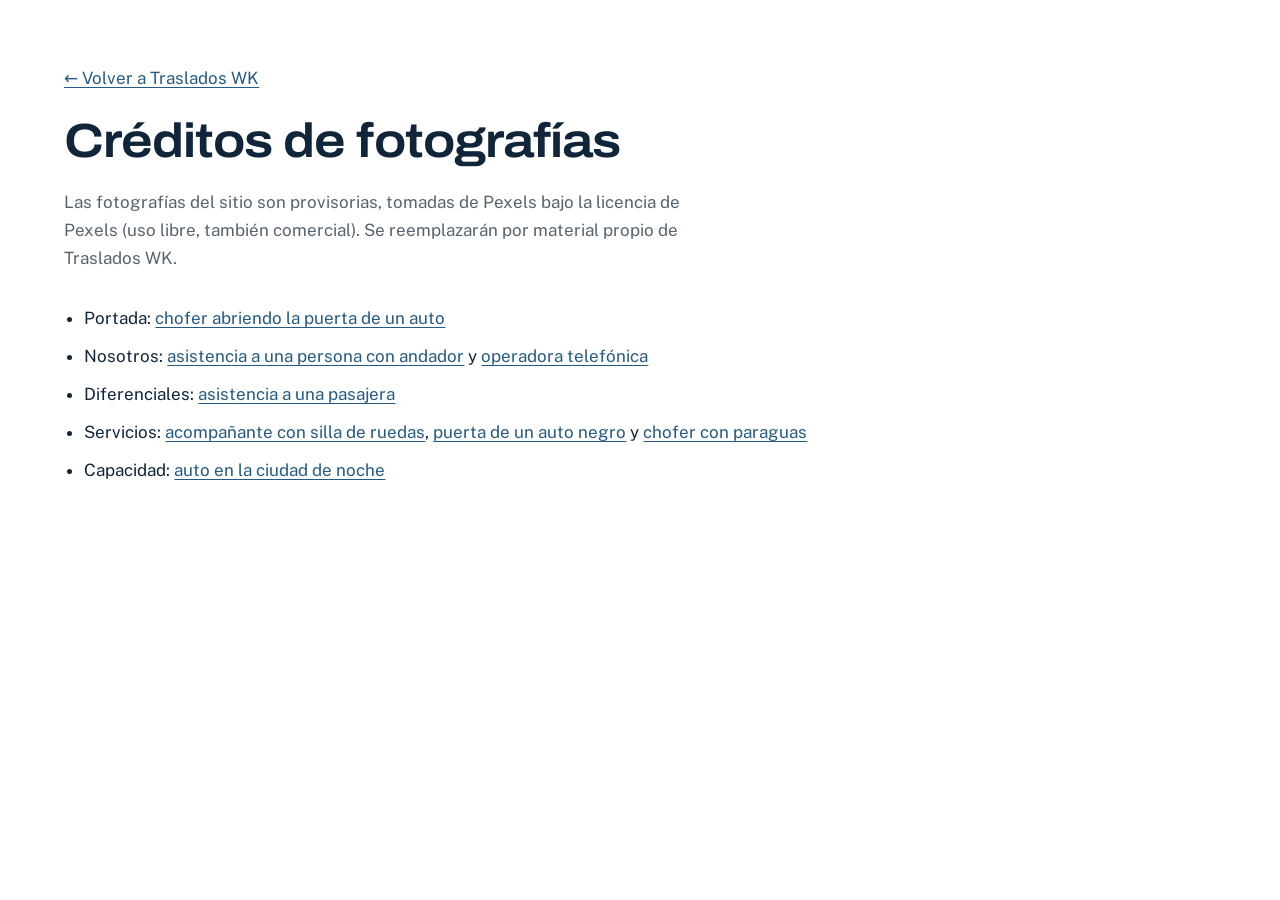
<file: creditos.html>
<!doctype html>
<html lang="es-AR">
<head>
<meta charset="utf-8">
<meta name="viewport" content="width=device-width, initial-scale=1">
<title>Créditos de fotografías | Traslados WK</title>
<meta name="description" content="Origen y licencia de las fotografías usadas en el sitio de Traslados WK.">
<meta name="robots" content="noindex">
<link rel="icon" href="assets/img/logo-wk-64.png" type="image/png">
<link rel="preconnect" href="https://fonts.googleapis.com">
<link rel="preconnect" href="https://fonts.gstatic.com" crossorigin>
<link href="https://fonts.googleapis.com/css2?family=Archivo:wdth,wght@100..125,400..700&family=Public+Sans:wght@400;500;600&display=swap" rel="stylesheet">
<link rel="stylesheet" href="assets/css/styles.css">
<style>
  main { padding-block: 64px 96px; }
  main h1 { font-size: clamp(2rem, 1.4rem + 2vw, 3rem); margin: 24px 0 20px; }
  main p { color: var(--muted); max-width: 62ch; }
  main ul { margin: 32px 0 0; padding-left: 1.2em; display: grid; gap: 10px; }
  main a { color: var(--blue); text-underline-offset: 3px; }
</style>
</head>
<body>
<main class="wrap">
  <a href="index.html">← Volver a Traslados WK</a>
  <h1>Créditos de fotografías</h1>
  <p>Las fotografías del sitio son provisorias, tomadas de Pexels bajo la licencia de Pexels (uso libre, también comercial). Se reemplazarán por material propio de Traslados WK.</p>
  <ul>
    <li>Portada: <a href="https://www.pexels.com/photo/man-in-a-gray-suit-opening-a-car-door-for-a-woman-in-black-suit-8425027/">chofer abriendo la puerta de un auto</a></li>
    <li>Nosotros: <a href="https://www.pexels.com/photo/man-assisting-person-with-walker-6647037/">asistencia a una persona con andador</a> y <a href="https://www.pexels.com/photo/a-woman-working-as-a-call-center-agent-7709195/">operadora telefónica</a></li>
    <li>Diferenciales: <a href="https://www.pexels.com/photo/person-in-black-jacket-assisting-a-woman-7260030/">asistencia a una pasajera</a></li>
    <li>Servicios: <a href="https://www.pexels.com/photo/a-man-pushing-a-wheelchair-on-the-street-6646777/">acompañante con silla de ruedas</a>, <a href="https://www.pexels.com/photo/close-up-shot-of-a-person-opening-the-door-of-a-black-car-8425057/">puerta de un auto negro</a> y <a href="https://www.pexels.com/photo/man-opening-a-car-s-door-8425042/">chofer con paraguas</a></li>
    <li>Capacidad: <a href="https://www.pexels.com/photo/black-car-on-the-road-during-nighttime-15121199/">auto en la ciudad de noche</a></li>
  </ul>
</main>
</body>
</html>
</file>
<file: assets/css/styles.css>
/* Traslados WK: estilos del sitio.
   Paleta: navy (confianza, base institucional), bordó del logo (acento único: acción principal y marcas de ruta),
   celeste (detalle sobre fondos oscuros). Tipografía: Archivo (títulos, ancho y con peso: solidez logística),
   Public Sans (texto, legibilidad institucional). Motivo: la "ruta", una línea punteada con origen y destino. */

:root {
  --navy-950: #061323;
  --navy-900: #0a1b2e;
  --navy-800: #10243a;
  --navy-700: #183352;
  --blue: #245a83;
  --sky: #7fb8d4;
  --wine: #8c1d2e;
  --wine-600: #a3283b;
  --wine-050: #f7ecee;
  --paper: #f3f5f8;
  --white: #ffffff;
  --ink: #10243a;
  --muted: #56636f;
  --line: #dde3ea;
  --line-dark: rgb(255 255 255 / .14);
  --on-dark-muted: #b5c2cf;

  --f-display: "Archivo", "Arial Narrow", system-ui, sans-serif;
  --f-text: "Public Sans", system-ui, sans-serif;

  --wrap: 1240px;
  --gutter: clamp(20px, 5vw, 64px);
  --radius: 14px;
  --radius-sm: 8px;
  --header-h: 76px;
  --ease: cubic-bezier(.2, .7, .2, 1);
  --shadow-card: 0 1px 2px rgb(16 36 58 / .06), 0 12px 32px -12px rgb(16 36 58 / .18);
}

*, *::before, *::after { box-sizing: border-box; }
html { scroll-behavior: smooth; scroll-padding-top: calc(var(--header-h) + 8px); -webkit-text-size-adjust: 100%; }
body { margin: 0; font: 400 17px/1.65 var(--f-text); color: var(--ink); background: var(--white); -webkit-font-smoothing: antialiased; }
img, svg { display: block; max-width: 100%; }
img { height: auto; }
a { color: inherit; }
button, input, textarea { font: inherit; color: inherit; }
a, button, summary, label[for] { cursor: pointer; -webkit-tap-highlight-color: transparent; }
:focus-visible { outline: 3px solid var(--sky); outline-offset: 3px; border-radius: 4px; }
.light :focus-visible, .section--light :focus-visible, .section--white :focus-visible { outline-color: var(--blue); }

h1, h2, h3 { font-family: var(--f-display); font-stretch: 112%; margin: 0; line-height: 1.08; letter-spacing: -0.02em; text-wrap: balance; }
h1 { font-weight: 650; font-size: clamp(2.4rem, 1.2rem + 4vw, 4.4rem); }
h2 { font-weight: 620; font-size: clamp(2rem, 1.35rem + 2.5vw, 3.3rem); }
h3 { font-weight: 600; font-size: 1.28rem; line-height: 1.25; letter-spacing: -0.01em; }
p { margin: 0; text-wrap: pretty; }

.wrap { width: min(100% - 2 * var(--gutter), var(--wrap)); margin-inline: auto; }
.sr-only { position: absolute; width: 1px; height: 1px; overflow: hidden; clip: rect(0 0 0 0); white-space: nowrap; }
.skip-link { position: absolute; left: 12px; top: -60px; z-index: 100; background: var(--white); color: var(--ink); padding: 10px 16px; border-radius: var(--radius-sm); font-weight: 600; text-decoration: none; }
.skip-link:focus { top: 12px; }

/* ---------- route motif: origin ring, dashed line, destination dot ---------- */
.label { display: inline-flex; align-items: center; gap: 12px; font: 600 .95rem/1.2 var(--f-text); color: var(--wine); margin-bottom: 20px; }
.label::before { content: ""; width: 44px; height: 10px; flex: none;
  background:
    radial-gradient(circle at 5px 5px, transparent 2.2px, currentColor 2.6px, currentColor 4.4px, transparent 4.8px) left / 10px 10px no-repeat,
    radial-gradient(circle, currentColor 4px, transparent 4.6px) right / 10px 10px no-repeat,
    linear-gradient(90deg, currentColor 50%, transparent 0) center / 6px 1.5px repeat-x;
  background-clip: border-box; }
.on-dark .label, .label--light { color: var(--sky); }

/* ---------- buttons ---------- */
.btn { --bg: var(--wine); --fg: #fff; --bd: var(--wine);
  display: inline-flex; align-items: center; justify-content: center; gap: 10px; min-height: 52px; padding: 0 26px;
  border: 1.5px solid var(--bd); border-radius: 999px; background: var(--bg); color: var(--fg);
  font: 600 1rem/1 var(--f-text); text-decoration: none; white-space: nowrap;
  transition: background-color .2s var(--ease), border-color .2s var(--ease), color .2s var(--ease), transform .2s var(--ease), box-shadow .2s var(--ease); }
.btn:hover { --bg: var(--wine-600); --bd: var(--wine-600); transform: translateY(-2px); box-shadow: 0 10px 24px -10px rgb(140 29 46 / .6); }
.btn:active { transform: translateY(0) scale(.98); box-shadow: none; transition-duration: .08s; }
.btn svg { width: 18px; height: 18px; flex: none; transition: transform .25s var(--ease); }
.btn:hover svg { transform: translateX(3px); }
.btn--ghost { --bg: transparent; --fg: #fff; --bd: rgb(255 255 255 / .45); }
.btn--ghost:hover { --bg: rgb(255 255 255 / .1); --bd: #fff; box-shadow: none; }
.btn--outline { --bg: transparent; --fg: var(--ink); --bd: rgb(16 36 58 / .3); }
.btn--outline:hover { --bg: var(--ink); --fg: #fff; --bd: var(--ink); box-shadow: none; }
.btn--white { --bg: #fff; --fg: var(--wine); --bd: #fff; }
.btn--white:hover { --bg: var(--paper); --bd: var(--paper); --fg: var(--wine); box-shadow: 0 10px 24px -12px rgb(0 0 0 / .45); }
.btn--wa { --bg: #1f7a4d; --bd: #1f7a4d; }
.btn--wa:hover { --bg: #186640; --bd: #186640; box-shadow: none; }
.btn[disabled] { opacity: .55; cursor: not-allowed; transform: none; box-shadow: none; }

/* ---------- header ---------- */
.header { position: fixed; inset: 0 0 auto; z-index: 50; height: var(--header-h); color: #fff;
  transition: background-color .3s var(--ease), box-shadow .3s var(--ease), backdrop-filter .3s; }
.header.is-solid { background: rgb(10 27 46 / .88); -webkit-backdrop-filter: blur(14px) saturate(140%); backdrop-filter: blur(14px) saturate(140%); box-shadow: 0 1px 0 var(--line-dark); }
.header__bar { height: 100%; display: flex; align-items: center; gap: 32px; }
.brand { display: inline-flex; align-items: center; gap: 12px; text-decoration: none; font: 650 1.2rem/1 var(--f-display); font-stretch: 115%; letter-spacing: -0.01em; }
.brand img { width: 44px; height: 44px; border-radius: 50%; box-shadow: 0 0 0 2px rgb(255 255 255 / .2); }
.nav { margin-left: auto; }
.nav ul { display: flex; gap: 4px; list-style: none; margin: 0; padding: 0; }
.nav a { position: relative; display: block; padding: 10px 14px; font-weight: 500; font-size: .98rem; text-decoration: none; color: rgb(255 255 255 / .86); transition: color .2s; }
.nav a::after { content: ""; position: absolute; left: 14px; right: 14px; bottom: 4px; height: 2px; background: var(--sky); transform: scaleX(0); transform-origin: left; transition: transform .3s var(--ease); }
.nav a:hover, .nav a.is-active { color: #fff; }
.nav a:hover::after, .nav a.is-active::after { transform: scaleX(1); }
.header .btn { min-height: 46px; padding: 0 22px; font-size: .95rem; }
.menu-btn { display: none; margin-left: auto; width: 48px; height: 48px; border: 1.5px solid rgb(255 255 255 / .35); border-radius: 50%; background: transparent; place-items: center; }
.menu-btn span { position: relative; display: block; width: 18px; height: 1.8px; background: #fff; transition: background .2s; }
.menu-btn span::before, .menu-btn span::after { content: ""; position: absolute; left: 0; width: 18px; height: 1.8px; background: #fff; transition: transform .3s var(--ease); }
.menu-btn span::before { top: -6px; } .menu-btn span::after { top: 6px; }
.menu-open .menu-btn span { background: transparent; }
.menu-open .menu-btn span::before { transform: translateY(6px) rotate(45deg); }
.menu-open .menu-btn span::after { transform: translateY(-6px) rotate(-45deg); }

@media (max-width: 1023px) {
  :root { --header-h: 68px; }
  .nav, .header__cta { display: none; }
  .menu-btn { display: grid; }
  .brand img { width: 38px; height: 38px; }
}

/* mobile sheet */
.sheet { position: fixed; inset: 0; z-index: 40; background: var(--navy-900); color: #fff; padding: calc(var(--header-h) + 24px) var(--gutter) 32px;
  display: flex; flex-direction: column; gap: 32px; overflow-y: auto;
  opacity: 0; visibility: hidden; transform: translateY(-12px); transition: opacity .3s var(--ease), transform .35s var(--ease), visibility 0s .35s; }
.menu-open .sheet { opacity: 1; visibility: visible; transform: none; transition: opacity .3s var(--ease), transform .35s var(--ease), visibility 0s; }
.menu-open .header { background: var(--navy-900); }
.sheet ul { list-style: none; margin: 0; padding: 0; }
.sheet li + li { border-top: 1px solid var(--line-dark); }
.sheet a:not(.btn) { display: flex; align-items: center; justify-content: space-between; min-height: 64px; font: 600 1.6rem/1 var(--f-display); font-stretch: 110%; text-decoration: none; }
.sheet a:not(.btn)::after { content: "→"; color: var(--sky); font-family: var(--f-text); font-size: 1.1rem; }
.sheet .btn { width: 100%; }
.sheet__note { color: var(--on-dark-muted); font-size: .95rem; }
@media (min-width: 1024px) { .sheet { display: none; } }

/* ---------- hero ---------- */
.hero { position: relative; isolation: isolate; min-height: min(100svh, 960px); display: flex; align-items: flex-end; color: #fff; background: var(--navy-900); overflow: hidden; }
.hero__media { position: absolute; inset: 0; z-index: -2; }
.hero__media img { width: 100%; height: 100%; object-fit: cover; object-position: 62% 40%; animation: hero-zoom 1.8s var(--ease) both; }
/* the scrim keeps the left side, where the words sit, at 7:1 or more for white text */
.hero::before { content: ""; position: absolute; inset: 0; z-index: -1;
  background:
    linear-gradient(90deg, rgb(6 19 35 / .97) 0%, rgb(6 19 35 / .9) 34%, rgb(6 19 35 / .55) 58%, rgb(6 19 35 / .15) 82%),
    linear-gradient(0deg, rgb(6 19 35 / .95) 0%, rgb(6 19 35 / 0) 34%),
    linear-gradient(180deg, rgb(6 19 35 / .6) 0%, rgb(6 19 35 / 0) 22%); }
.hero__inner { padding-top: calc(var(--header-h) + 56px); padding-bottom: 36px; width: min(100% - 2 * var(--gutter), var(--wrap)); margin-inline: auto; }
.hero__content { max-width: 680px; }
.hero h1 .soft { display: block; font-weight: 400; color: var(--sky); }
.hero__lead { margin-top: 28px; font-size: clamp(1.06rem, 1rem + .35vw, 1.25rem); line-height: 1.6; color: #dbe4ec; max-width: 560px; }
.hero__actions { display: flex; flex-wrap: wrap; gap: 14px; margin-top: 36px; }
.trust { display: grid; grid-template-columns: repeat(3, minmax(0, 1fr)); margin: 56px 0 0; padding: 26px 0 0; border-top: 1px solid var(--line-dark); list-style: none; }
.trust li { display: flex; align-items: center; gap: 14px; padding-right: 24px; font-weight: 500; color: #e7edf3; line-height: 1.35; }
.trust li + li { padding-left: 24px; border-left: 1px solid var(--line-dark); }
.trust svg { width: 26px; height: 26px; flex: none; color: var(--sky); fill: none; stroke: currentColor; stroke-width: 1.7; stroke-linecap: round; stroke-linejoin: round; }
.trust strong { font: 650 1.5rem/1 var(--f-display); font-stretch: 110%; color: #fff; display: block; margin-bottom: 2px; }
@keyframes hero-zoom { from { transform: scale(1.07); } to { transform: none; } }

.enter { animation: enter .9s var(--ease) both; animation-delay: calc(var(--i, 0) * 110ms + 150ms); }
@keyframes enter { from { opacity: 0; transform: translateY(22px); } to { opacity: 1; transform: none; } }

@media (max-width: 767px) {
  .hero { min-height: auto; display: block; padding-top: 0; }
  .hero__media { position: relative; height: 54svh; min-height: 320px; max-height: 480px; }
  .hero__media img { object-position: 70% 45%; }
  .hero::before { display: none; }
  .hero__media::after { content: ""; position: absolute; inset: 0; background: linear-gradient(180deg, rgb(6 19 35 / .6) 0%, rgb(6 19 35 / 0) 24%, rgb(6 19 35 / 0) 45%, rgb(10 27 46 / .85) 78%, var(--navy-900) 100%); }
  .hero__inner { padding-top: 0; margin-top: -88px; position: relative; padding-bottom: 48px; }
  .hero__actions .btn { flex: 1 1 100%; }
  .trust { grid-template-columns: 1fr; gap: 18px; margin-top: 44px; }
  .trust li + li { padding-left: 0; border-left: 0; }
}

/* ---------- sections ---------- */
.section { padding-block: clamp(80px, 10vw, 136px); position: relative; }
.section--light { background: var(--paper); }
.section--white { background: var(--white); }
.section--dark { background: var(--navy-800); color: #fff; }
.section--dark p { color: var(--on-dark-muted); }
.section-head { display: grid; grid-template-columns: minmax(0, 1.1fr) minmax(0, .9fr); gap: 32px 64px; align-items: end; margin-bottom: clamp(48px, 6vw, 72px); }
.section-head p { font-size: 1.1rem; color: var(--muted); max-width: 52ch; }
.section--dark .section-head p, .capacity .section-head p { color: var(--on-dark-muted); }
@media (max-width: 860px) { .section-head { grid-template-columns: 1fr; align-items: start; } }

/* reveal on scroll: one calm rise, once; skipped under reduced motion */
.js .reveal { opacity: 0; transform: translateY(28px); transition: opacity .8s var(--ease), transform .8s var(--ease); transition-delay: calc(var(--d, 0) * 90ms); }
.js .reveal.is-in { opacity: 1; transform: none; }

/* ---------- about ---------- */
.about { display: grid; grid-template-columns: minmax(0, 5fr) minmax(0, 6fr); gap: clamp(40px, 6vw, 96px); align-items: center; }
.about__text > p { color: var(--muted); font-size: 1.08rem; }
.about__text > p + p { margin-top: 18px; }
.about__text h2 { margin-bottom: 28px; }
.pillars-mini { display: grid; gap: 0; margin: 36px 0 0; padding: 0; list-style: none; border-top: 1px solid var(--line); }
.pillars-mini li { display: flex; gap: 16px; align-items: flex-start; padding: 18px 0; border-bottom: 1px solid var(--line); }
.pillars-mini svg { width: 24px; height: 24px; flex: none; margin-top: 2px; color: var(--wine); fill: none; stroke: currentColor; stroke-width: 1.7; stroke-linecap: round; stroke-linejoin: round; }
.pillars-mini strong { display: block; font-weight: 600; }
.pillars-mini span { color: var(--muted); font-size: .98rem; }

.collage { position: relative; padding: 0 0 72px 64px; }
.collage__main { border-radius: var(--radius); overflow: hidden; aspect-ratio: 4 / 3.4; box-shadow: var(--shadow-card); }
.collage__main img { width: 100%; height: 100%; object-fit: cover; object-position: 55% 50%; }
.collage__small { position: absolute; left: 0; bottom: 0; width: 46%; aspect-ratio: 4 / 3; border-radius: var(--radius); overflow: hidden; border: 6px solid var(--paper); box-shadow: var(--shadow-card); }
.collage__small img { width: 100%; height: 100%; object-fit: cover; object-position: 40% 40%; }
.collage__badge { position: absolute; right: -12px; bottom: 28px; background: var(--navy-800); color: #fff; border-radius: var(--radius); padding: 22px 26px; box-shadow: var(--shadow-card); max-width: 230px; }
.collage__badge strong { display: block; white-space: nowrap; font: 650 2.6rem/1 var(--f-display); font-stretch: 110%; color: #fff; }
.collage__badge span { display: block; margin-top: 6px; color: var(--on-dark-muted); font-size: .95rem; line-height: 1.4; }
@media (max-width: 960px) { .about { grid-template-columns: 1fr; } .collage { padding-left: 32px; } .collage__badge { right: 0; } }
@media (max-width: 520px) { .collage { padding: 0 0 56px 0; } .collage__small { width: 52%; border-width: 4px; } .collage__badge { padding: 16px 18px; bottom: auto; top: 16px; right: 12px; } .collage__badge strong { font-size: 2rem; } }

/* timeline: the route between three stops; the line draws once when it comes into view */
.timeline { margin-top: clamp(72px, 9vw, 120px); }
.timeline__title { font: 600 1rem/1 var(--f-text); color: var(--muted); margin-bottom: 28px; }
.timeline ol { position: relative; display: grid; grid-template-columns: repeat(3, minmax(0, 1fr)); gap: 32px; list-style: none; margin: 0; padding: 0; }
.timeline ol::before { content: ""; position: absolute; left: 8px; right: 8px; top: 8px; height: 2px;
  background: linear-gradient(90deg, var(--wine) 55%, transparent 0) 0 0 / 12px 2px repeat-x; transform-origin: left; transition: transform 1.4s var(--ease); }
.js .timeline:not(.is-in) ol::before { transform: scaleX(0); }
.timeline li { position: relative; padding-top: 40px; }
.timeline li::before { content: ""; position: absolute; left: 0; top: 0; width: 18px; height: 18px; border-radius: 50%; background: var(--paper); border: 2.5px solid var(--wine); }
.timeline li:last-child::before { background: var(--wine); box-shadow: 0 0 0 6px var(--wine-050); }
.timeline .when { display: block; font: 600 .9rem/1 var(--f-text); color: var(--wine); margin-bottom: 10px; }
.timeline h3 { font-size: clamp(1.4rem, 1.1rem + 1vw, 1.9rem); margin-bottom: 10px; }
.timeline p { color: var(--muted); max-width: 34ch; }
@media (max-width: 760px) {
  .timeline ol { grid-template-columns: 1fr; gap: 36px; }
  .timeline ol::before { left: 8px; right: auto; top: 8px; bottom: 8px; width: 2px; height: auto; background: linear-gradient(180deg, var(--wine) 55%, transparent 0) 0 0 / 2px 12px repeat-y; transform-origin: top; }
  .js .timeline:not(.is-in) ol::before { transform: scaleY(0); }
  .timeline li { padding: 0 0 0 44px; }
}

/* ---------- differentials ---------- */
.diff { display: grid; grid-template-columns: minmax(0, 5fr) minmax(0, 7fr); gap: clamp(32px, 4vw, 56px); align-items: stretch; }
.feature { position: relative; isolation: isolate; border-radius: var(--radius); overflow: hidden; min-height: 560px; display: flex; align-items: flex-end; color: #fff; }
.feature img { position: absolute; inset: 0; z-index: -2; width: 100%; height: 100%; object-fit: cover; object-position: 50% 30%; transition: transform .8s var(--ease); }
.feature::after { content: ""; position: absolute; inset: 0; z-index: -1; background: linear-gradient(0deg, rgb(6 19 35 / .95) 0%, rgb(6 19 35 / .7) 38%, rgb(6 19 35 / 0) 70%); }
.feature:hover img { transform: scale(1.03); }
.feature__body { padding: 36px; }
.feature__num { font: 600 .9rem/1 var(--f-text); color: var(--sky); }
.feature h3 { font-size: clamp(1.6rem, 1.2rem + 1.2vw, 2.2rem); margin: 12px 0 14px; }
.feature p { color: #dbe4ec; max-width: 40ch; }
.diff__list { list-style: none; margin: 0; padding: 0; display: grid; align-content: space-between; }
.diff__item { display: grid; grid-template-columns: 56px minmax(0, 1fr); gap: 4px 24px; padding: 30px 0; border-top: 1px solid var(--line); }
.diff__item:last-child { border-bottom: 1px solid var(--line); }
.diff__icon { grid-row: span 3; width: 56px; height: 56px; border-radius: 50%; display: grid; place-items: center; background: var(--wine-050); color: var(--wine); transition: background-color .25s var(--ease), color .25s var(--ease), transform .35s var(--ease); }
.diff__icon svg { width: 26px; height: 26px; fill: none; stroke: currentColor; stroke-width: 1.7; stroke-linecap: round; stroke-linejoin: round; }
.diff__item:hover .diff__icon { background: var(--wine); color: #fff; transform: rotate(-6deg); }
.diff__num { font: 600 .85rem/1 var(--f-text); color: var(--muted); }
.diff__item h3 { margin: 6px 0 8px; }
.diff__item p { color: var(--muted); max-width: 52ch; }
@media (max-width: 960px) { .diff { grid-template-columns: 1fr; } .feature { min-height: 440px; } }
@media (max-width: 520px) { .diff__item { grid-template-columns: 44px minmax(0, 1fr); gap: 4px 16px; } .diff__icon { width: 44px; height: 44px; } .diff__icon svg { width: 22px; height: 22px; } .feature__body { padding: 26px; } }

/* ---------- services ---------- */
.services { display: grid; grid-template-columns: repeat(4, minmax(0, 1fr)); gap: 20px; list-style: none; margin: 0; padding: 0; }
.service { position: relative; display: flex; flex-direction: column; border-radius: var(--radius); background: var(--navy-700); overflow: hidden; transition: transform .35s var(--ease), background-color .35s var(--ease); }
.service:hover { transform: translateY(-4px); background: #1d3b5e; }
.service__media { aspect-ratio: 4 / 3.2; overflow: hidden; }
.service__media img { width: 100%; height: 100%; object-fit: cover; transition: transform .7s var(--ease); }
.service:hover .service__media img { transform: scale(1.05); }
.service__body { padding: 26px 24px 30px; display: flex; flex-direction: column; gap: 10px; flex: 1; }
.service__num { font: 600 .85rem/1 var(--f-text); color: var(--sky); }
.service h3 { color: #fff; font-size: 1.32rem; }
.service p { font-size: .98rem; line-height: 1.6; }
.service__body::after { content: ""; margin-top: auto; padding-top: 18px; width: 36px; height: 2px; background: var(--wine-600); background-clip: content-box; transition: width .4s var(--ease); }
.service:hover .service__body::after { width: 72px; }
@media (max-width: 1100px) { .services { grid-template-columns: repeat(2, minmax(0, 1fr)); } }
@media (max-width: 600px) { .services { grid-template-columns: 1fr; } .service__media { aspect-ratio: 16 / 10; } }

/* ---------- coverage ---------- */
.coverage { display: grid; grid-template-columns: minmax(0, 4fr) minmax(0, 6fr); gap: clamp(40px, 5vw, 80px); align-items: center; }
.coverage h2 { margin-bottom: 24px; }
.coverage__text > p { color: var(--muted); font-size: 1.08rem; max-width: 46ch; }
.zone-group { margin-top: 36px; }
.zone-group h3 { font: 600 .95rem/1 var(--f-text); color: var(--ink); display: flex; align-items: center; gap: 10px; margin-bottom: 14px; }
.zone-group h3 i { width: 10px; height: 10px; border-radius: 50%; background: var(--wine); }
.zone-group--oeste h3 i { background: var(--blue); }
.chips { display: flex; flex-wrap: wrap; gap: 8px; list-style: none; margin: 0; padding: 0; }
.chip { min-height: 46px; padding: 0 16px; border-radius: 999px; border: 1.5px solid var(--line); background: var(--white); font-weight: 500; font-size: .96rem;
  transition: border-color .2s, background-color .2s, color .2s, transform .2s var(--ease); }
.chip:hover, .chip.is-on { border-color: var(--wine); color: var(--wine); transform: translateY(-1px); }
.zone-group--oeste .chip:hover, .zone-group--oeste .chip.is-on { border-color: var(--blue); color: var(--blue); }

.map { position: relative; margin: 0; border-radius: calc(var(--radius) + 6px); background: var(--navy-800); overflow: hidden; box-shadow: var(--shadow-card); }
.map svg { width: 100%; height: auto; }
.map .water { fill: #14304d; }
.map .coast { fill: none; stroke: #2c5378; stroke-width: 2; }
.map .water-label { fill: #7c9ab6; font: italic 400 20px var(--f-text); letter-spacing: .02em; }
.map .caba { fill: rgb(127 184 212 / .08); stroke: #7c9ab6; stroke-width: 1.5; stroke-dasharray: 5 6; }
.map .caba-label { fill: #9fb4c8; font: 600 17px var(--f-text); }
.map .route { fill: none; stroke: rgb(255 255 255 / .12); stroke-width: 1.5; stroke-dasharray: 3 7; }
.map .pt { cursor: pointer; }
.map .pt .halo { fill: currentColor; opacity: 0; transform-box: fill-box; transform-origin: center; }
.map .pt .dot { fill: currentColor; stroke: var(--navy-800); stroke-width: 3; transition: r .2s; }
.map .pt text { fill: #e6edf3; font: 500 19px var(--f-text); paint-order: stroke; stroke: var(--navy-800); stroke-width: 5px; stroke-linejoin: round; transition: fill .2s; }
.map .pt--norte { color: #e0586d; }
.map .pt--oeste { color: var(--sky); }
.map .pt.is-on .dot { r: 11; }
.map .pt.is-on text { fill: #fff; font-weight: 600; }
.map .pt.is-on .halo { opacity: .35; animation: pulse 1.6s var(--ease) 2; }
.map.is-in .pt .halo { animation: pulse 1.8s var(--ease) 1 both; animation-delay: calc(var(--n) * 90ms); }
@keyframes pulse { 0% { opacity: .5; transform: scale(.6); } 100% { opacity: 0; transform: scale(2.4); } }
.map__legend { display: flex; flex-wrap: wrap; gap: 8px 20px; padding: 16px 24px 20px; border-top: 1px solid var(--line-dark); color: var(--on-dark-muted); font-size: .9rem; }
.map__legend span { display: inline-flex; align-items: center; gap: 8px; }
.map__legend i { width: 10px; height: 10px; border-radius: 50%; background: #e0586d; }
.map__legend span + span i { background: var(--sky); }
.map__legend span:last-child i { background: none; border: 1.5px dashed #7c9ab6; }
@media (max-width: 960px) { .coverage { grid-template-columns: 1fr; } }
@media (max-width: 600px) { .map .pt text { font-size: 26px; stroke-width: 6px; } .map .water-label { font-size: 24px; } .map .caba-label { font-size: 22px; } }

/* ---------- capacity (dashboard) ---------- */
.capacity { position: relative; isolation: isolate; background: var(--navy-950); color: #fff; overflow: hidden; }
.capacity__bg { position: absolute; inset: 0; z-index: -2; width: 100%; height: 100%; object-fit: cover; opacity: .5; }
.capacity::before { content: ""; position: absolute; inset: 0; z-index: -1; background: linear-gradient(180deg, rgb(6 19 35 / .92), rgb(6 19 35 / .82) 50%, rgb(6 19 35 / .96)); }
.stats { display: grid; grid-template-columns: repeat(4, minmax(0, 1fr)); gap: 16px; margin: 0; }
.stat { display: flex; flex-direction: column-reverse; justify-content: flex-end; gap: 12px; padding: 30px 28px; border-radius: var(--radius); background: rgb(255 255 255 / .05); border: 1px solid var(--line-dark); }
.stat dd { margin: 0; font: 650 clamp(2.8rem, 2rem + 2.6vw, 4.4rem)/1 var(--f-display); font-stretch: 112%; letter-spacing: -0.03em; font-variant-numeric: tabular-nums; color: #fff; }
.stat dd sup { font-size: .32em; vertical-align: 1.6em; margin-left: 4px; color: var(--sky); letter-spacing: 0; }
.stat dt { color: var(--on-dark-muted); line-height: 1.45; }
.stat--wide { grid-column: span 2; }
.growth { margin-top: 16px; padding: 30px 28px; border-radius: var(--radius); background: rgb(255 255 255 / .05); border: 1px solid var(--line-dark); }
.growth__head { display: flex; flex-wrap: wrap; justify-content: space-between; gap: 8px 24px; margin-bottom: 22px; }
.growth__head h3 { font-size: 1.15rem; color: #fff; }
.growth__head p { color: var(--on-dark-muted); font-size: .95rem; }
.bars { display: grid; gap: 14px; }
.bar { display: grid; grid-template-columns: 150px minmax(0, 1fr) 90px; gap: 18px; align-items: center; }
.bar__name { color: var(--on-dark-muted); font-size: .95rem; }
.bar__track { position: relative; height: 14px; border-radius: 999px; background: rgb(255 255 255 / .07); }
.bar__fill { position: absolute; top: 0; bottom: 0; left: 0; border-radius: 999px; background: var(--sky); width: var(--w); transform-origin: left; transition: transform 1.2s var(--ease) .2s; }
.bar__range { position: absolute; top: 0; bottom: 0; left: var(--from); width: calc(var(--to) - var(--from)); border-radius: 999px; background: repeating-linear-gradient(135deg, var(--wine-600) 0 6px, #c0394f 6px 12px); transform-origin: left; transition: transform 1.2s var(--ease) .5s; }
.bar__range-base { position: absolute; top: 0; bottom: 0; left: 0; width: var(--from); border-radius: 999px 0 0 999px; background: rgb(192 57 79 / .45); transform-origin: left; transition: transform 1.2s var(--ease) .2s; }
.js .growth:not(.is-in) .bar__fill, .js .growth:not(.is-in) .bar__range, .js .growth:not(.is-in) .bar__range-base { transform: scaleX(0); }
.bar__value { font: 650 1.1rem/1 var(--f-display); font-stretch: 110%; text-align: right; color: #fff; }
.capacity__note { margin-top: 22px; font-size: .92rem; color: var(--on-dark-muted); max-width: 80ch; }
@media (max-width: 1023px) { .stats { grid-template-columns: repeat(2, minmax(0, 1fr)); } .stat--wide { grid-column: span 2; } }
@media (max-width: 560px) {
  .stats { grid-template-columns: 1fr; } .stat--wide { grid-column: auto; } .stat { padding: 24px 22px; }
  .bar { grid-template-columns: 1fr auto; gap: 8px 12px; } .bar__name { grid-column: 1; } .bar__value { grid-column: 2; grid-row: 1; } .bar__track { grid-column: 1 / -1; }
}

/* ---------- clients: names set as wordmarks until the official logos arrive ---------- */
.clients { padding-block: clamp(72px, 8vw, 112px); }
.clients__inner { display: grid; grid-template-columns: minmax(0, 4fr) minmax(0, 8fr); gap: 40px clamp(40px, 5vw, 80px); align-items: center; }
.clients__head h2 { font-size: clamp(1.7rem, 1.2rem + 1.6vw, 2.5rem); }
.clients__list { display: grid; grid-template-columns: repeat(2, minmax(0, 1fr)); list-style: none; margin: 0; padding: 0; border-top: 1px solid var(--line); border-left: 1px solid var(--line); }
.clients__list li { display: flex; align-items: center; justify-content: center; min-height: 128px; padding: 24px; border-right: 1px solid var(--line); border-bottom: 1px solid var(--line); text-align: center; transition: background-color .3s var(--ease); }
.clients__list span { font: 650 clamp(1.25rem, 1rem + .9vw, 1.7rem)/1.15 var(--f-display); font-stretch: 118%; letter-spacing: -0.015em; color: var(--navy-700); transition: color .3s var(--ease), transform .3s var(--ease); }
.clients__list li:hover { background: var(--paper); }
.clients__list li:hover span { color: var(--wine); transform: translateY(-2px); }
@media (max-width: 960px) { .clients__inner { grid-template-columns: 1fr; } }
@media (max-width: 480px) { .clients__list li { min-height: 104px; padding: 16px; } }

/* ---------- CTA band ---------- */
.cta { position: relative; overflow: hidden; background: var(--wine); color: #fff; padding-block: clamp(72px, 9vw, 112px); }
.cta::before { content: ""; position: absolute; left: 0; right: 0; bottom: 36px; height: 2px; background: linear-gradient(90deg, rgb(255 255 255 / .2) 50%, transparent 0) 0 0 / 16px 2px repeat-x; }
.cta__inner { position: relative; display: grid; grid-template-columns: minmax(0, 1.3fr) auto; gap: 32px 64px; align-items: center; }
.cta h2 { max-width: 18ch; }
.cta p { margin-top: 18px; color: #f3dfe2; font-size: 1.1rem; max-width: 56ch; }
.cta__actions { display: flex; flex-direction: column; gap: 12px; min-width: 280px; }
.cta .btn--ghost:hover { --bg: rgb(255 255 255 / .12); }
@media (max-width: 860px) { .cta__inner { grid-template-columns: 1fr; } .cta__actions { min-width: 0; } }

/* ---------- contact ---------- */
.contact { display: grid; grid-template-columns: minmax(0, 5fr) minmax(0, 7fr); gap: clamp(40px, 6vw, 96px); align-items: start; }
.contact__text h2 { margin-bottom: 24px; }
.contact__text > p { color: var(--muted); font-size: 1.08rem; }
.contact__list { list-style: none; margin: 36px 0 0; padding: 0; display: grid; gap: 14px; }
.contact__list li { display: flex; gap: 14px; align-items: center; }
.contact__list li[hidden] { display: none; }
.contact__list .ico { width: 44px; height: 44px; border-radius: 50%; background: var(--white); display: grid; place-items: center; color: var(--wine); flex: none; box-shadow: var(--shadow-card); }
.contact__list svg { width: 20px; height: 20px; fill: none; stroke: currentColor; stroke-width: 1.8; stroke-linecap: round; stroke-linejoin: round; }
.contact__list a { font-weight: 600; text-decoration: none; }
.contact__list a:hover { color: var(--wine); text-decoration: underline; text-underline-offset: 4px; }
.contact__list small { display: block; color: var(--muted); font-size: .85rem; }
.contact__steps { margin-top: 36px; padding: 24px 26px; border-radius: var(--radius); background: var(--white); border: 1px solid var(--line); }
.contact__steps h3 { font-size: 1.05rem; margin-bottom: 12px; }
.contact__steps ol { margin: 0; padding-left: 20px; color: var(--muted); display: grid; gap: 6px; }

.form { background: var(--white); border-radius: calc(var(--radius) + 6px); padding: clamp(24px, 4vw, 44px); box-shadow: var(--shadow-card); display: grid; grid-template-columns: repeat(2, minmax(0, 1fr)); gap: 20px; }
.field { display: grid; gap: 8px; align-content: start; }
.field--full, .form__foot { grid-column: 1 / -1; }
.field label { font-weight: 600; font-size: .95rem; }
.field label span { color: var(--muted); font-weight: 400; }
.field input, .field textarea { width: 100%; min-height: 52px; padding: 12px 16px; border: 1.5px solid var(--line); border-radius: var(--radius-sm); background: var(--paper); font-size: 16px; transition: border-color .2s, background-color .2s, box-shadow .2s; }
.field textarea { min-height: 150px; resize: vertical; line-height: 1.55; }
.field input:hover, .field textarea:hover { border-color: #b9c4cf; }
.field input:focus, .field textarea:focus { outline: none; border-color: var(--blue); background: var(--white); box-shadow: 0 0 0 4px rgb(36 90 131 / .15); }
.field.is-invalid input, .field.is-invalid textarea { border-color: #b3261e; background: #fff6f5; }
.field.is-valid input, .field.is-valid textarea { border-color: #2e7d53; }
.field__error { display: none; align-items: center; gap: 8px; color: #b3261e; font-size: .9rem; font-weight: 500; }
.field__error::before { content: "!"; display: inline-grid; place-items: center; width: 18px; height: 18px; border-radius: 50%; background: #b3261e; color: #fff; font-size: .75rem; font-weight: 700; flex: none; }
.field.is-invalid .field__error { display: flex; }
.form__foot { display: flex; flex-wrap: wrap; align-items: center; gap: 16px 24px; margin-top: 4px; }
.form__status { font-weight: 500; font-size: .95rem; min-height: 1.5em; }
.form__status.is-error { color: #b3261e; }
.form__status.is-ok { color: #2e7d53; }
.form__status.is-info { color: var(--muted); }
.form__privacy { grid-column: 1 / -1; color: var(--muted); font-size: .88rem; }
.btn .spinner { display: none; width: 18px; height: 18px; border: 2px solid rgb(255 255 255 / .4); border-top-color: #fff; border-radius: 50%; animation: spin .8s linear infinite; }
.btn.is-loading .spinner { display: block; }
@keyframes spin { to { transform: rotate(360deg); } }
@media (max-width: 960px) { .contact { grid-template-columns: 1fr; } }
@media (max-width: 600px) { .form { grid-template-columns: 1fr; } .form__foot .btn { width: 100%; } }

/* ---------- footer ---------- */
.footer { background: var(--navy-950); color: var(--on-dark-muted); padding: 80px 0 32px; font-size: .97rem; }
.footer__grid { display: grid; grid-template-columns: minmax(0, 1.4fr) repeat(3, minmax(0, 1fr)); gap: 40px; }
.footer .brand { color: #fff; }
.footer__about p { margin-top: 18px; max-width: 34ch; }
.footer h3 { font: 600 .95rem/1 var(--f-text); color: #fff; margin-bottom: 18px; letter-spacing: 0; }
.footer ul { list-style: none; margin: 0; padding: 0; display: grid; gap: 10px; }
.footer a { text-decoration: none; transition: color .2s; }
.footer a:hover { color: #fff; text-decoration: underline; text-underline-offset: 4px; }
.footer li[hidden] { display: none; }
.footer__zones { display: block; columns: 2; column-gap: 20px; }
.footer__zones li { break-inside: avoid; margin-bottom: 10px; }
.footer__bottom { margin-top: 64px; padding-top: 24px; border-top: 1px solid var(--line-dark); display: flex; flex-wrap: wrap; justify-content: space-between; gap: 12px 24px; font-size: .9rem; }
@media (max-width: 900px) { .footer__grid { grid-template-columns: 1fr 1fr; } .footer__about { grid-column: 1 / -1; } }
@media (max-width: 520px) { .footer__grid { grid-template-columns: 1fr; } }

/* floating WhatsApp (only when a number is configured) */
.wa-float { position: fixed; right: 20px; bottom: 20px; z-index: 30; width: 60px; height: 60px; border-radius: 50%; background: #1f7a4d; color: #fff; display: grid; place-items: center; box-shadow: 0 12px 28px -10px rgb(0 0 0 / .5); transition: transform .25s var(--ease); }
.wa-float:hover { transform: translateY(-3px) scale(1.04); }
.wa-float svg { width: 30px; height: 30px; fill: currentColor; }
.wa-float[hidden] { display: none; }

/* ---------- reduced motion: everything still, nothing hidden ---------- */
@media (prefers-reduced-motion: reduce) {
  html { scroll-behavior: auto; }
  *, *::before, *::after { animation-duration: .01ms !important; animation-iteration-count: 1 !important; transition-duration: .01ms !important; transition-delay: 0s !important; }
  .js .reveal { opacity: 1; transform: none; }
  .js .timeline:not(.is-in) ol::before, .js .growth:not(.is-in) .bar__fill, .js .growth:not(.is-in) .bar__range, .js .growth:not(.is-in) .bar__range-base { transform: none; }
}
</file>
